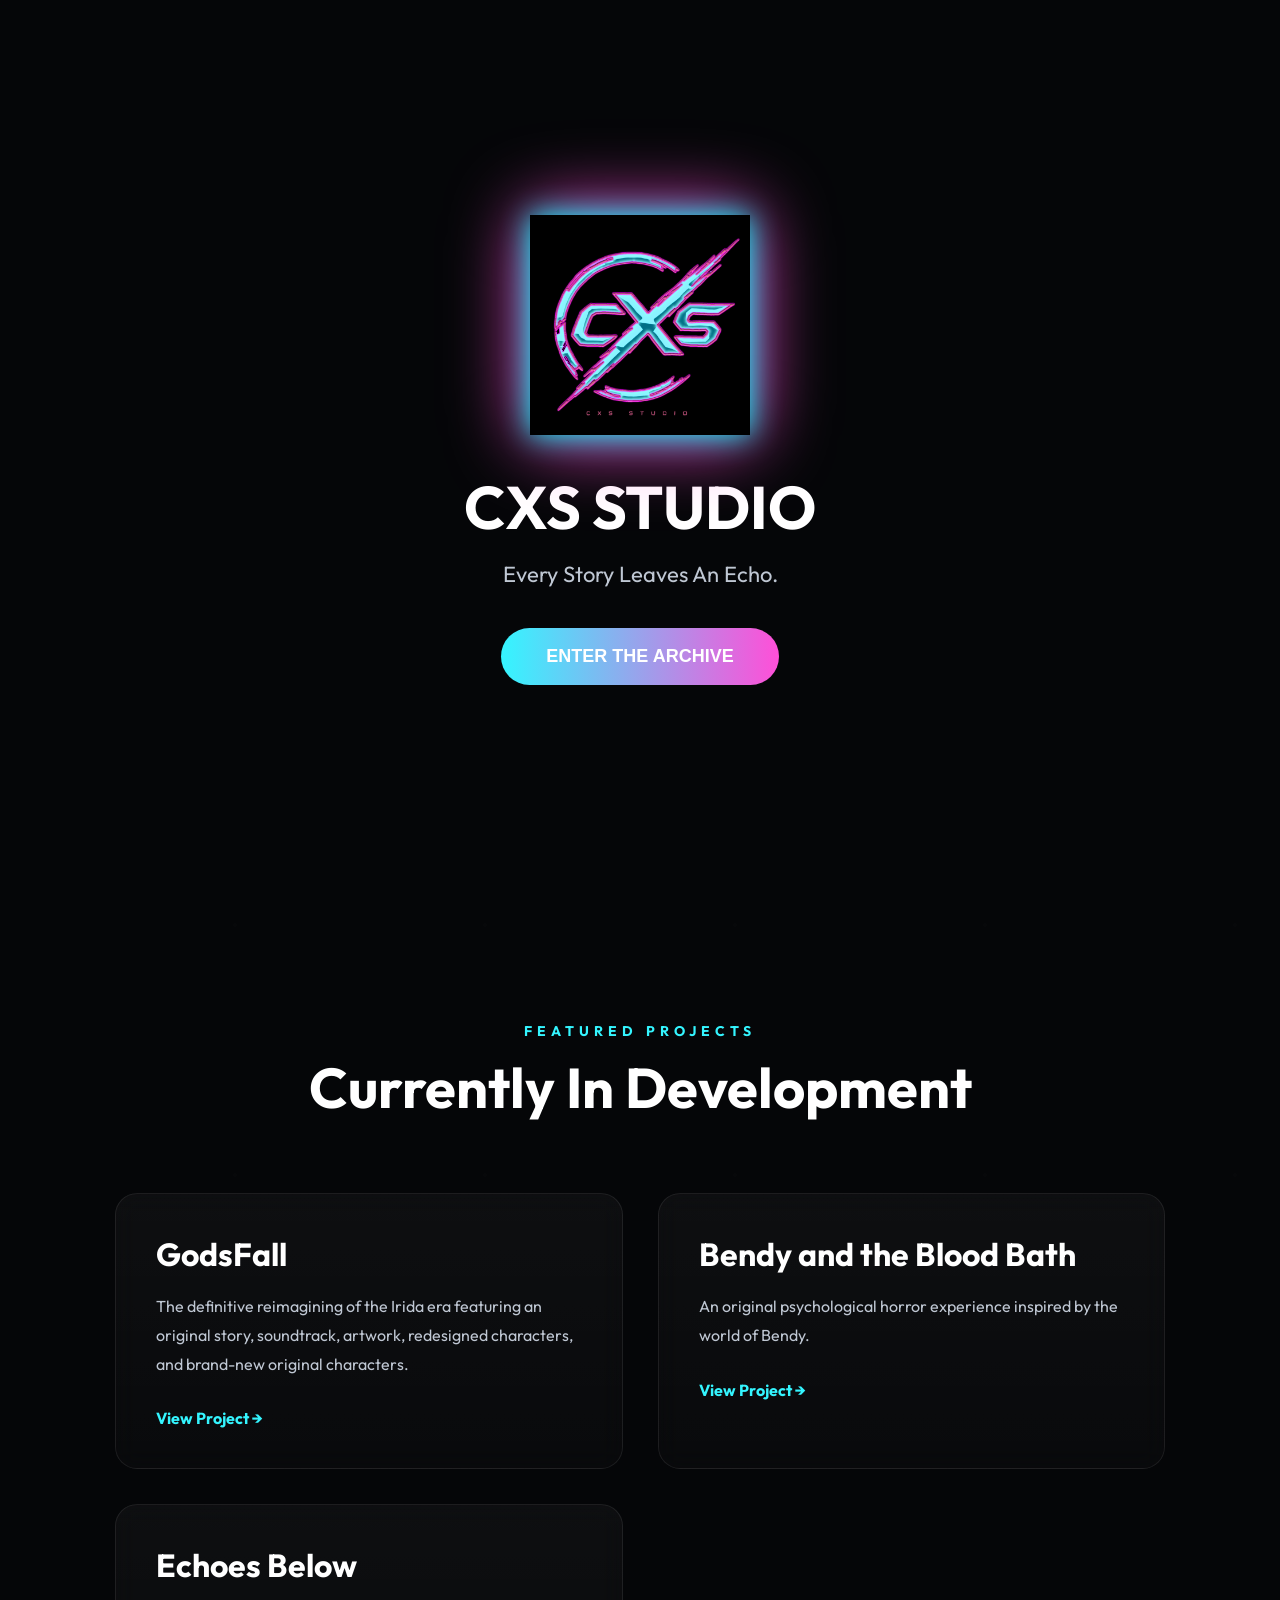
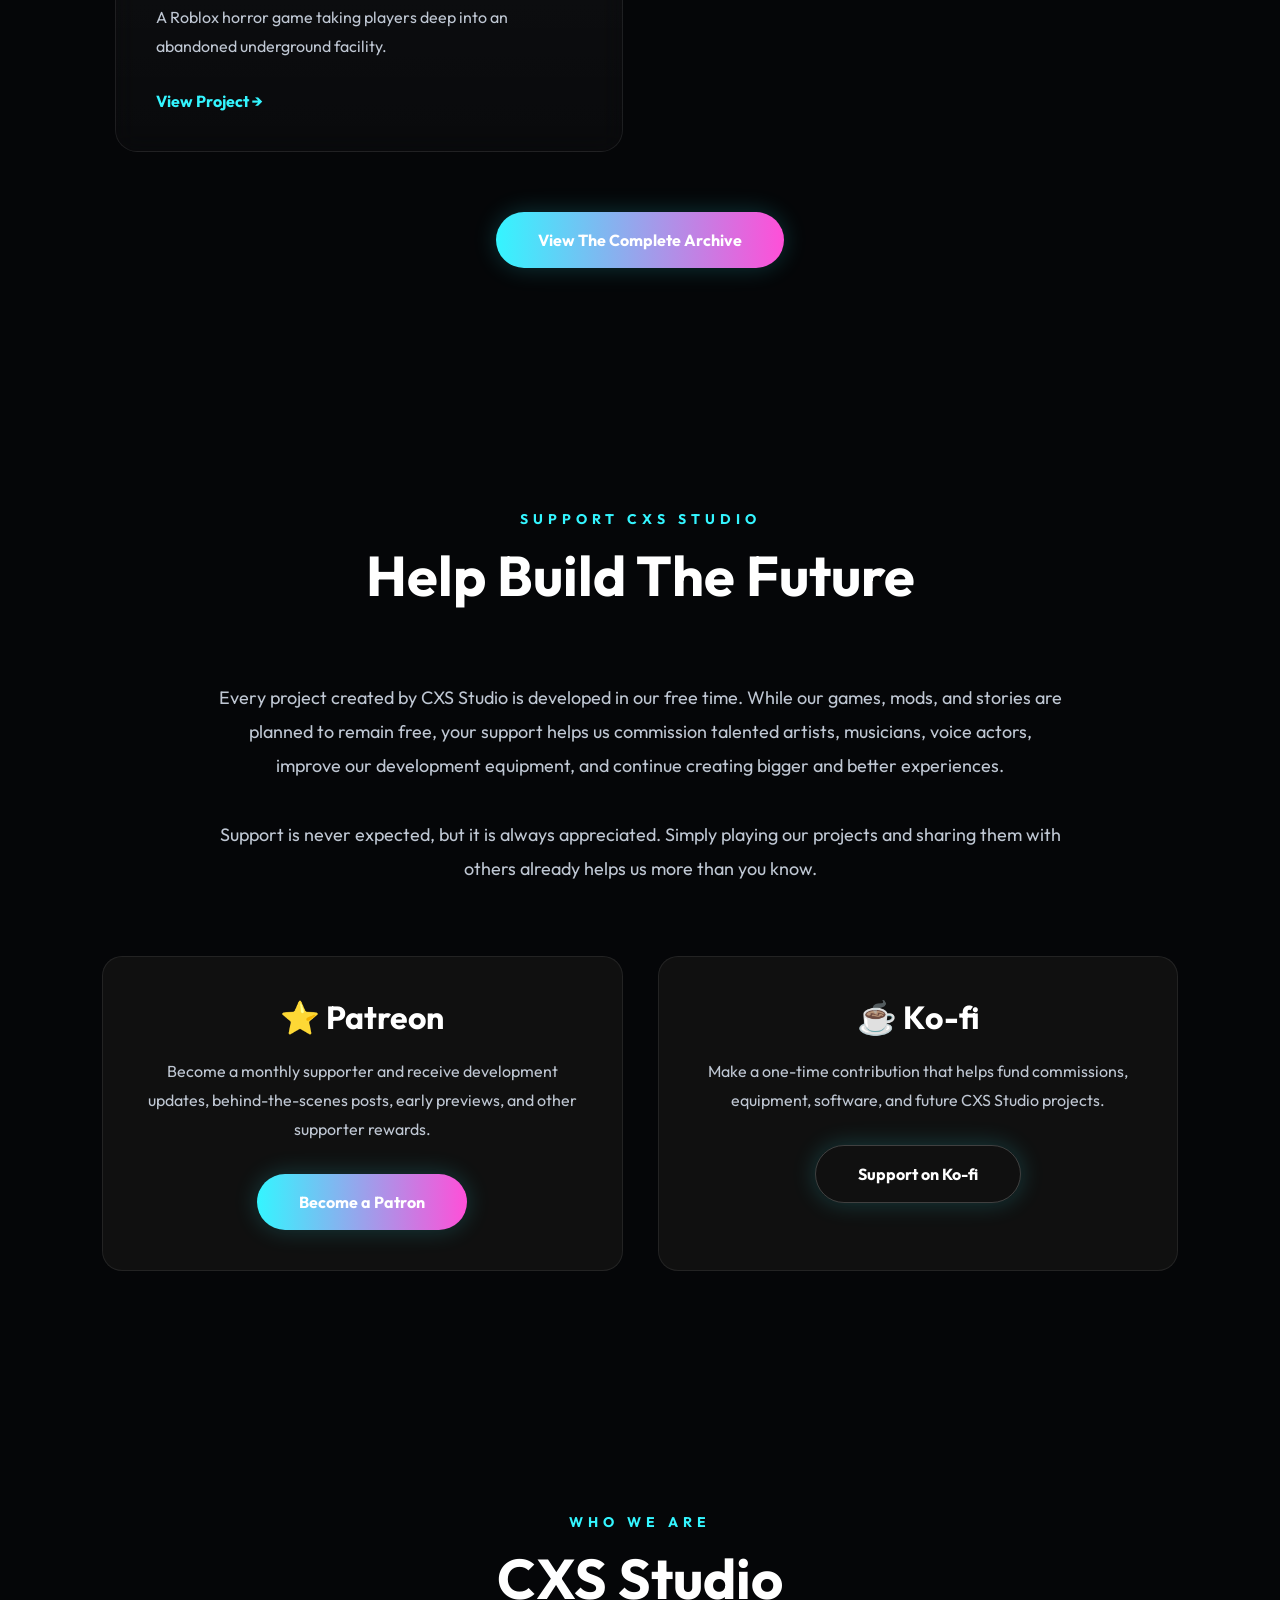
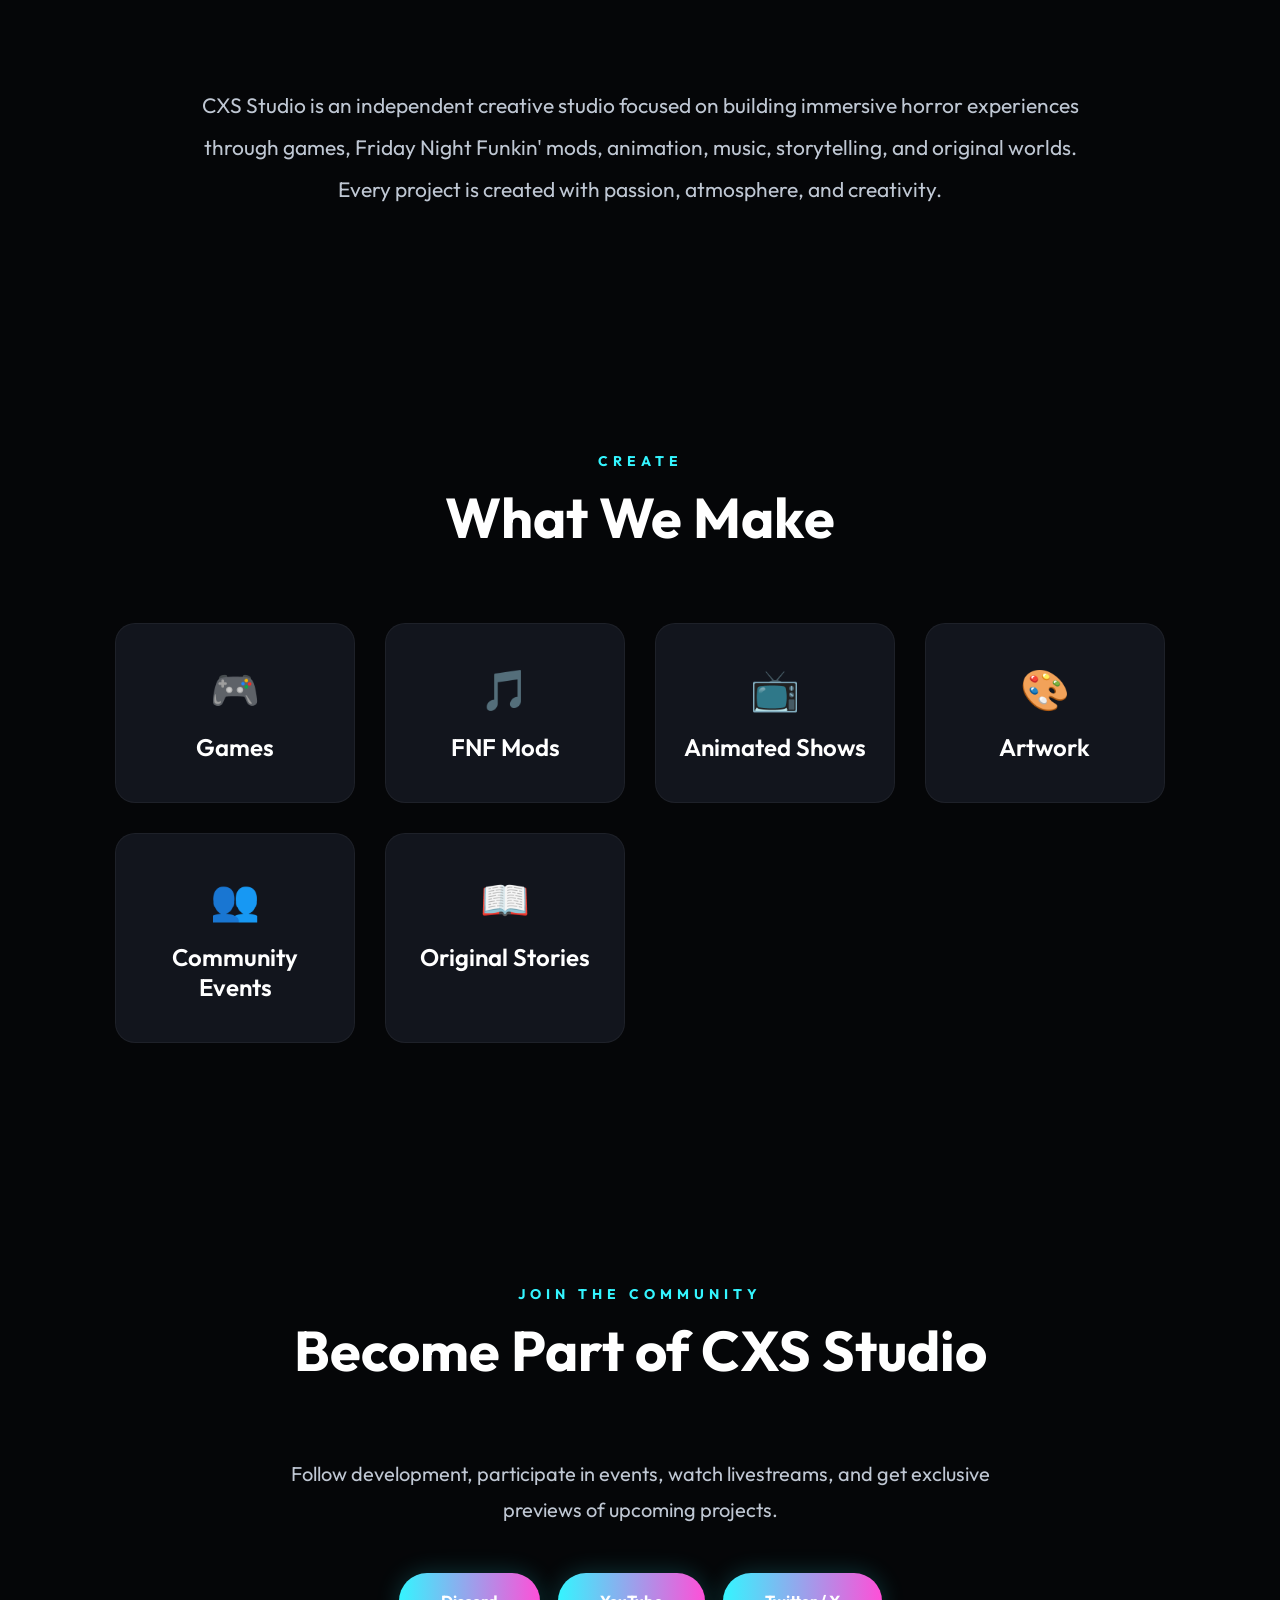
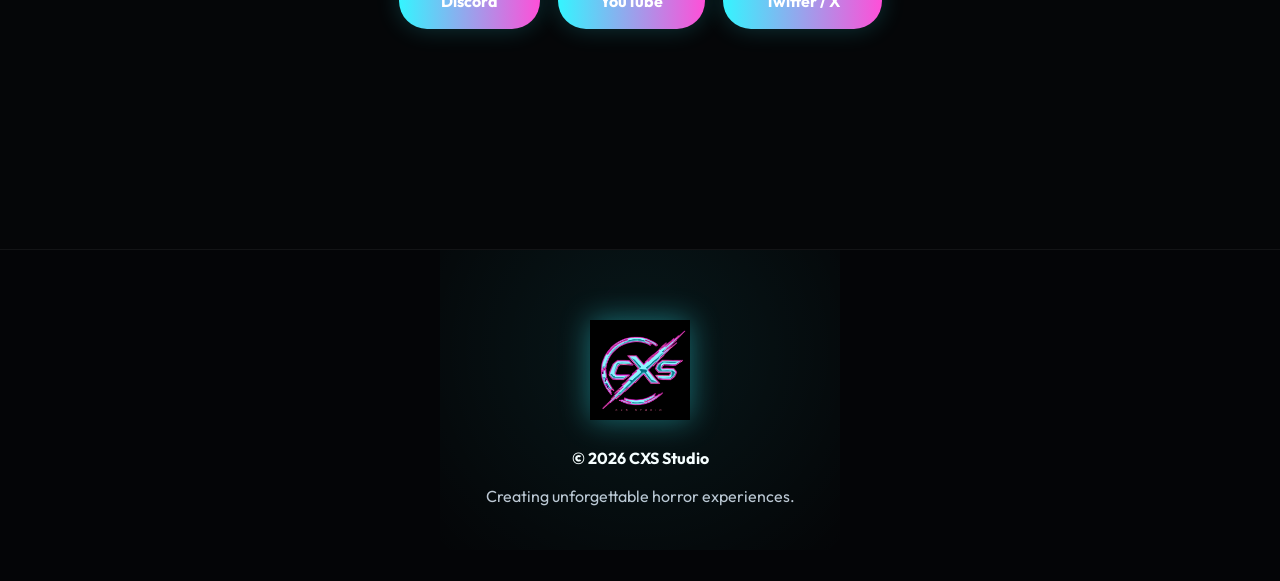
<file: index.html>
<!DOCTYPE html>
<html lang="en">

<head>

<meta charset="UTF-8">
<meta name="viewport" content="width=device-width, initial-scale=1.0">

<title>CXS Studio</title>

<link rel="stylesheet" href="style.css">

<link rel="preconnect" href="https://fonts.googleapis.com">
<link rel="preconnect" href="https://fonts.gstatic.com" crossorigin>

<link href="https://fonts.googleapis.com/css2?family=Outfit:wght@300;400;500;600;700;800&display=swap" rel="stylesheet">

</head>

<body>
<div id="intro-screen">

    <div class="intro-content">

        <img src="cxs-logo.png" class="intro-logo" alt="CXS Studio Logo">

        <h1>CXS STUDIO</h1>

        <p>Every Story Leaves An Echo.</p>

        <button id="enter-site">

            ENTER THE ARCHIVE

        </button>

    </div>

</div>
  
<header>

<div class="logo">

<a href="index.html">

<img src="cxs-logo.png" class="hero-logo" alt="CXS Studio Logo">

</a>

</div>

<nav>

<a href="index.html">Home</a>

<a href="archive.html">Archive</a>

<a href="about.html">Studio</a>

<a href="news.html">News</a>

<a href="contact.html">Community</a>

</nav>

</header>

<!-- HERO -->

<section class="hero">

<div class="hero-overlay"></div>

<div class="hero-content">

<img src="cxs-logo.png" class="hero-logo" alt="CXS Studio Logo">

<h1>ENTER THE ARCHIVE</h1>

<p>

Independent horror games, Friday Night Funkin' mods,
original stories, animated series, and unforgettable worlds.

</p>

<div class="hero-buttons">

<a href="archive.html" class="btn">
Explore Projects
</a>

<a href="https://discord.gg/KKU3Wh3jBe" target="_blank" class="btn secondary">
Join Discord
</a>

</div>

</div>

</section>

<!-- FEATURED -->

<section class="featured">

<div class="section-title">

<span>FEATURED PROJECTS</span>

<h2>Currently In Development</h2>

</div>

<div class="project-grid">

<div class="project-card">

<h3>GodsFall</h3>

<p>

The definitive reimagining of the Irida era featuring an original
story, soundtrack, artwork, redesigned characters,
and brand-new original characters.

</p>

<a href="projects/godsfall.html" class="project-link">

View Project →

</a>

</div>

<div class="project-card">

<h3>Bendy and the Blood Bath</h3>

<p>

An original psychological horror experience inspired by
the world of Bendy.

</p>

<a href="projects/bendy-blood-bath.html" class="project-link">

View Project →

</a>

</div>

<div class="project-card">

<h3>Echoes Below</h3>

<p>

A Roblox horror game taking players deep into
an abandoned underground facility.

</p>

<a href="projects/echoes-below.html" class="project-link">

View Project →

</a>

</div>

</div>

<div class="archive-button">

<a href="archive.html" class="btn">

View The Complete Archive

</a>

</div>

</section>

<section class="support">

    <div class="section-title">

        <span>SUPPORT CXS STUDIO</span>

        <h2>Help Build The Future</h2>

    </div>

    <p class="support-intro">

        Every project created by CXS Studio is developed in our free time.
        While our games, mods, and stories are planned to remain free,
        your support helps us commission talented artists, musicians,
        voice actors, improve our development equipment, and continue
        creating bigger and better experiences.

        <br><br>

        Support is never expected, but it is always appreciated.
        Simply playing our projects and sharing them with others already
        helps us more than you know.

    </p>

    <div class="support-grid">

        <div class="support-card">

            <h3>⭐ Patreon</h3>

            <p>

                Become a monthly supporter and receive development updates,
                behind-the-scenes posts, early previews, and other supporter rewards.

            </p>

            <a href="https://patreon.com/SpringLavened"
               target="_blank"
               class="btn">

               Become a Patron

            </a>

        </div>

        <div class="support-card">

            <h3>☕ Ko-fi</h3>

            <p>

                Make a one-time contribution that helps fund commissions,
                equipment, software, and future CXS Studio projects.

            </p>

            <a href="https://ko-fi.com/kirbyfanyt/commissions"
               target="_blank"
               class="btn secondary">

               Support on Ko-fi

            </a>

        </div>

    </div>

</section>
    
<!-- ABOUT -->

<section class="about">

<div class="section-title">

<span>WHO WE ARE</span>

<h2>CXS Studio</h2>

</div>

<p class="about-text">

CXS Studio is an independent creative studio focused on building
immersive horror experiences through games, Friday Night Funkin'
mods, animation, music, storytelling, and original worlds.

Every project is created with passion, atmosphere, and creativity.

</p>

</section>

<!-- WHAT WE MAKE -->

<section class="services">

<div class="section-title">

<span>CREATE</span>

<h2>What We Make</h2>

</div>

<div class="services-grid">

<div class="service-box">
🎮
<h3>Games</h3>
</div>

<div class="service-box">
🎵
<h3>FNF Mods</h3>
</div>

<div class="service-box">
📺
<h3>Animated Shows</h3>
</div>

<div class="service-box">
🎨
<h3>Artwork</h3>
</div>

<div class="service-box">
👥
<h3>Community Events</h3>
</div>

<div class="service-box">
📖
<h3>Original Stories</h3>
</div>

</div>

</section>

<!-- COMMUNITY -->

<section class="community">

<div class="section-title">

<span>JOIN THE COMMUNITY</span>

<h2>Become Part of CXS Studio</h2>

</div>

<p>

Follow development, participate in events,
watch livestreams,
and get exclusive previews of upcoming projects.

</p>

<div class="hero-buttons">

<a href="https://discord.gg/KKU3Wh3jBe" class="btn" target="_blank">

Discord

</a>

<a href="https://youtube.com/@smlmoviegodsfall?si=PIxd27mr5Rk5bY7z" class="btn" target="_blank">

YouTube

</a>

<a href="https://x.com/SmlMovieGodsFal?s=20" class="btn" target="_blank">

Twitter / X

</a>

</div>

</section>

<footer>

<img src="cxs-logo.png" class="footer-logo" alt="CXS Studio Logo">

<p>

© 2026 CXS Studio

</p>

<p>

Creating unforgettable horror experiences.

</p>

</footer>

<script src="script.js"></script>

</body>

</html>
</file>
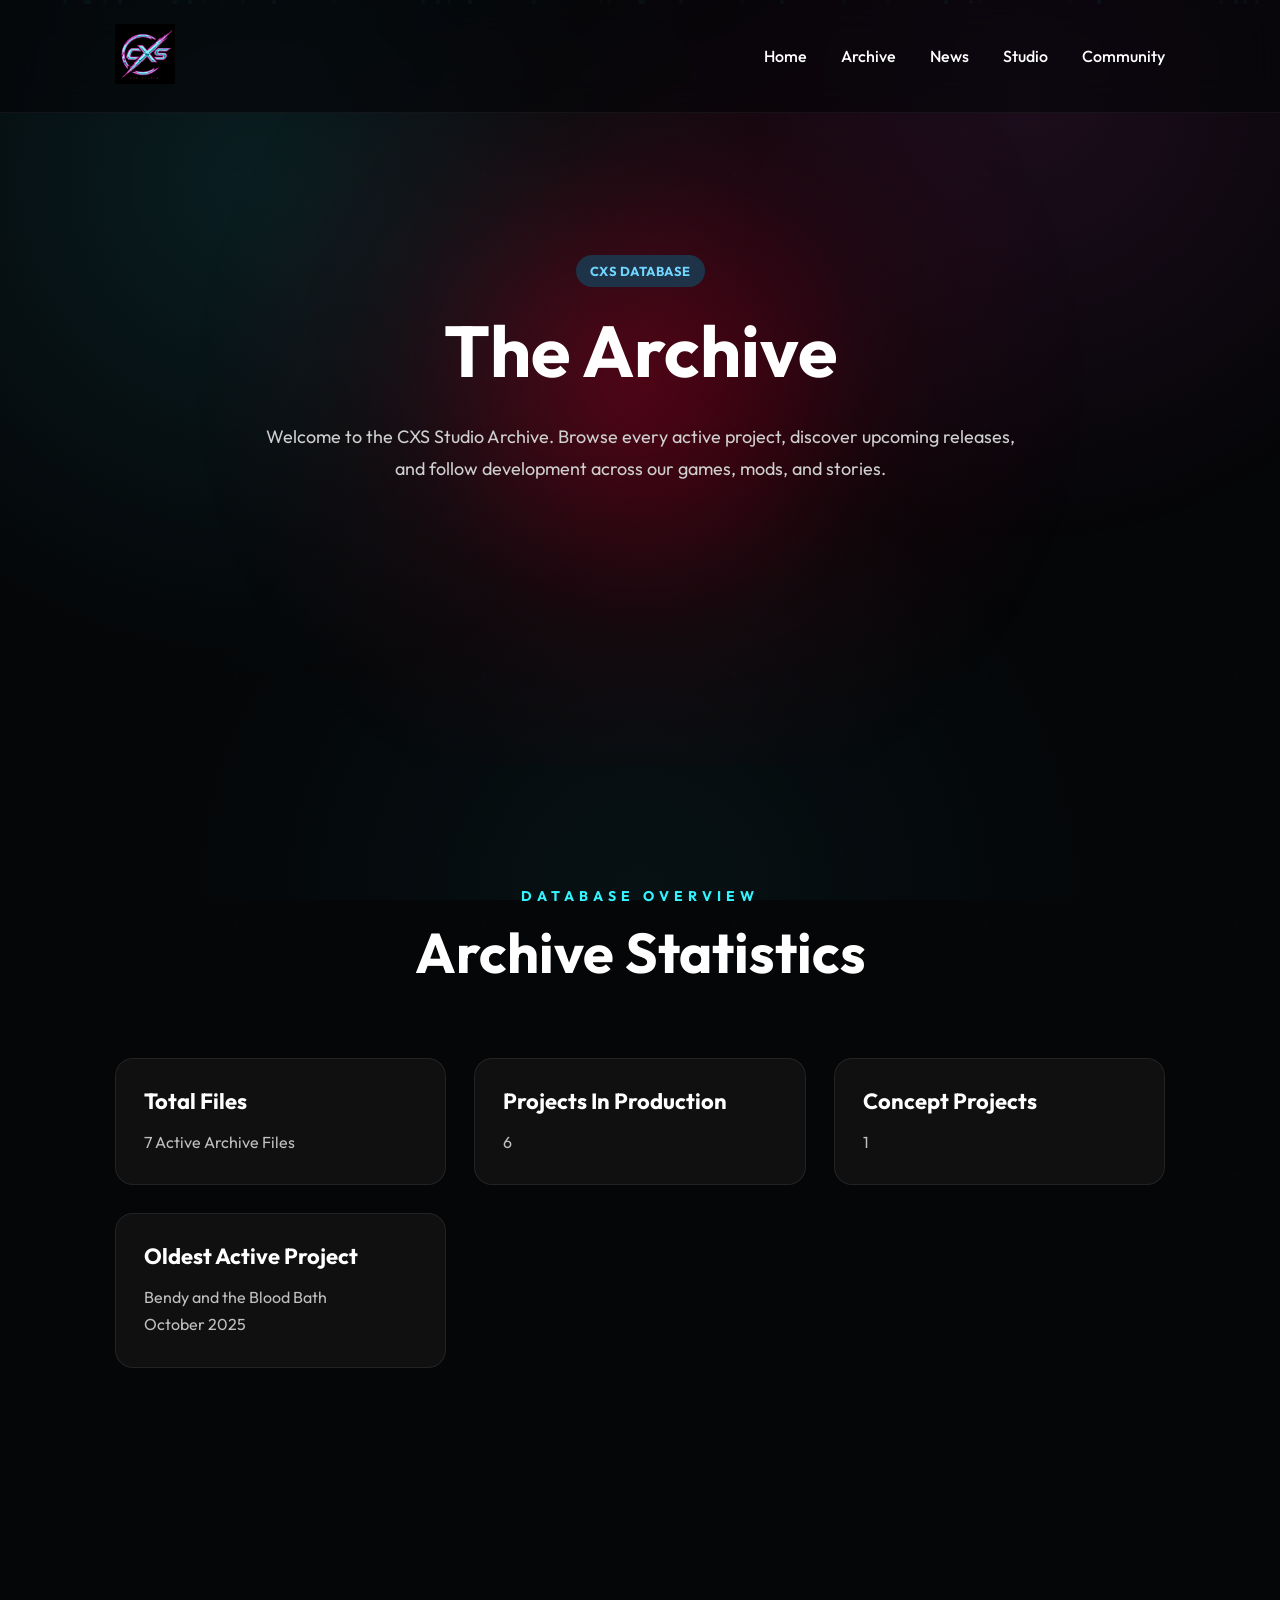
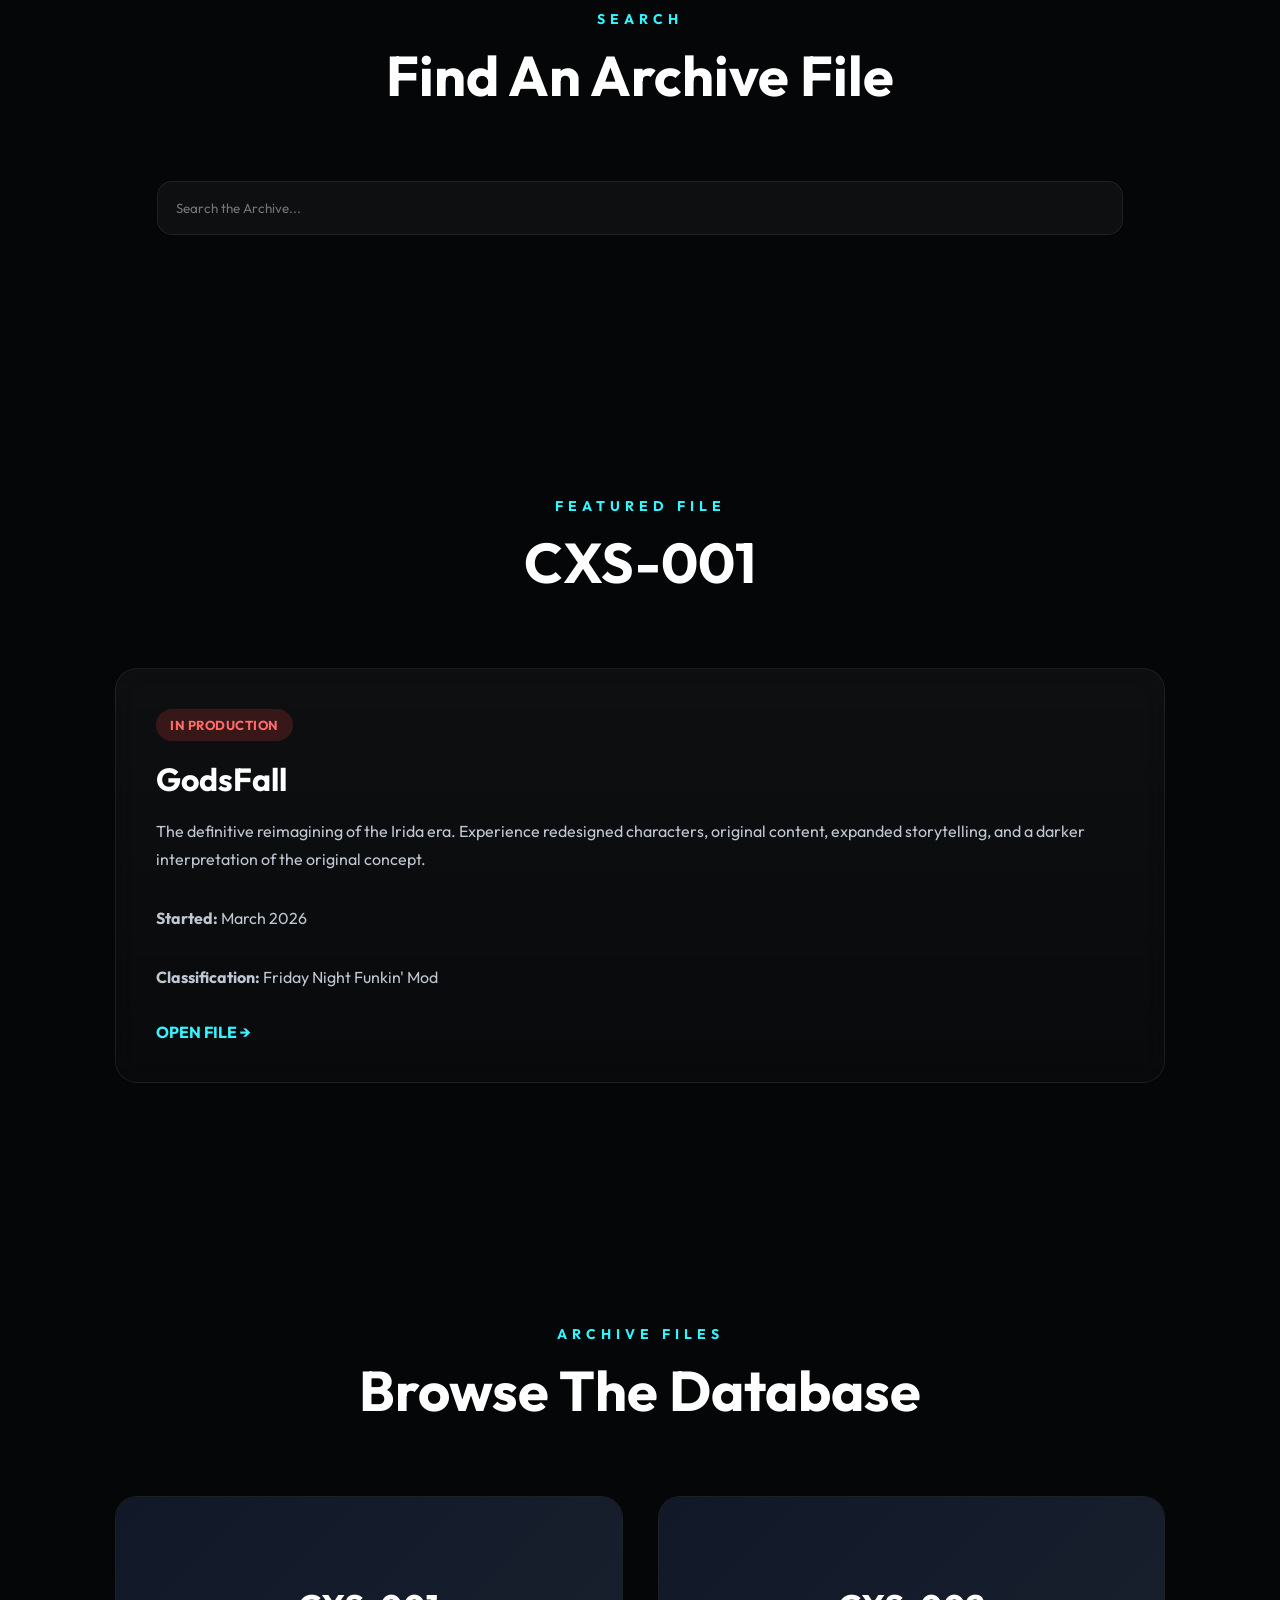
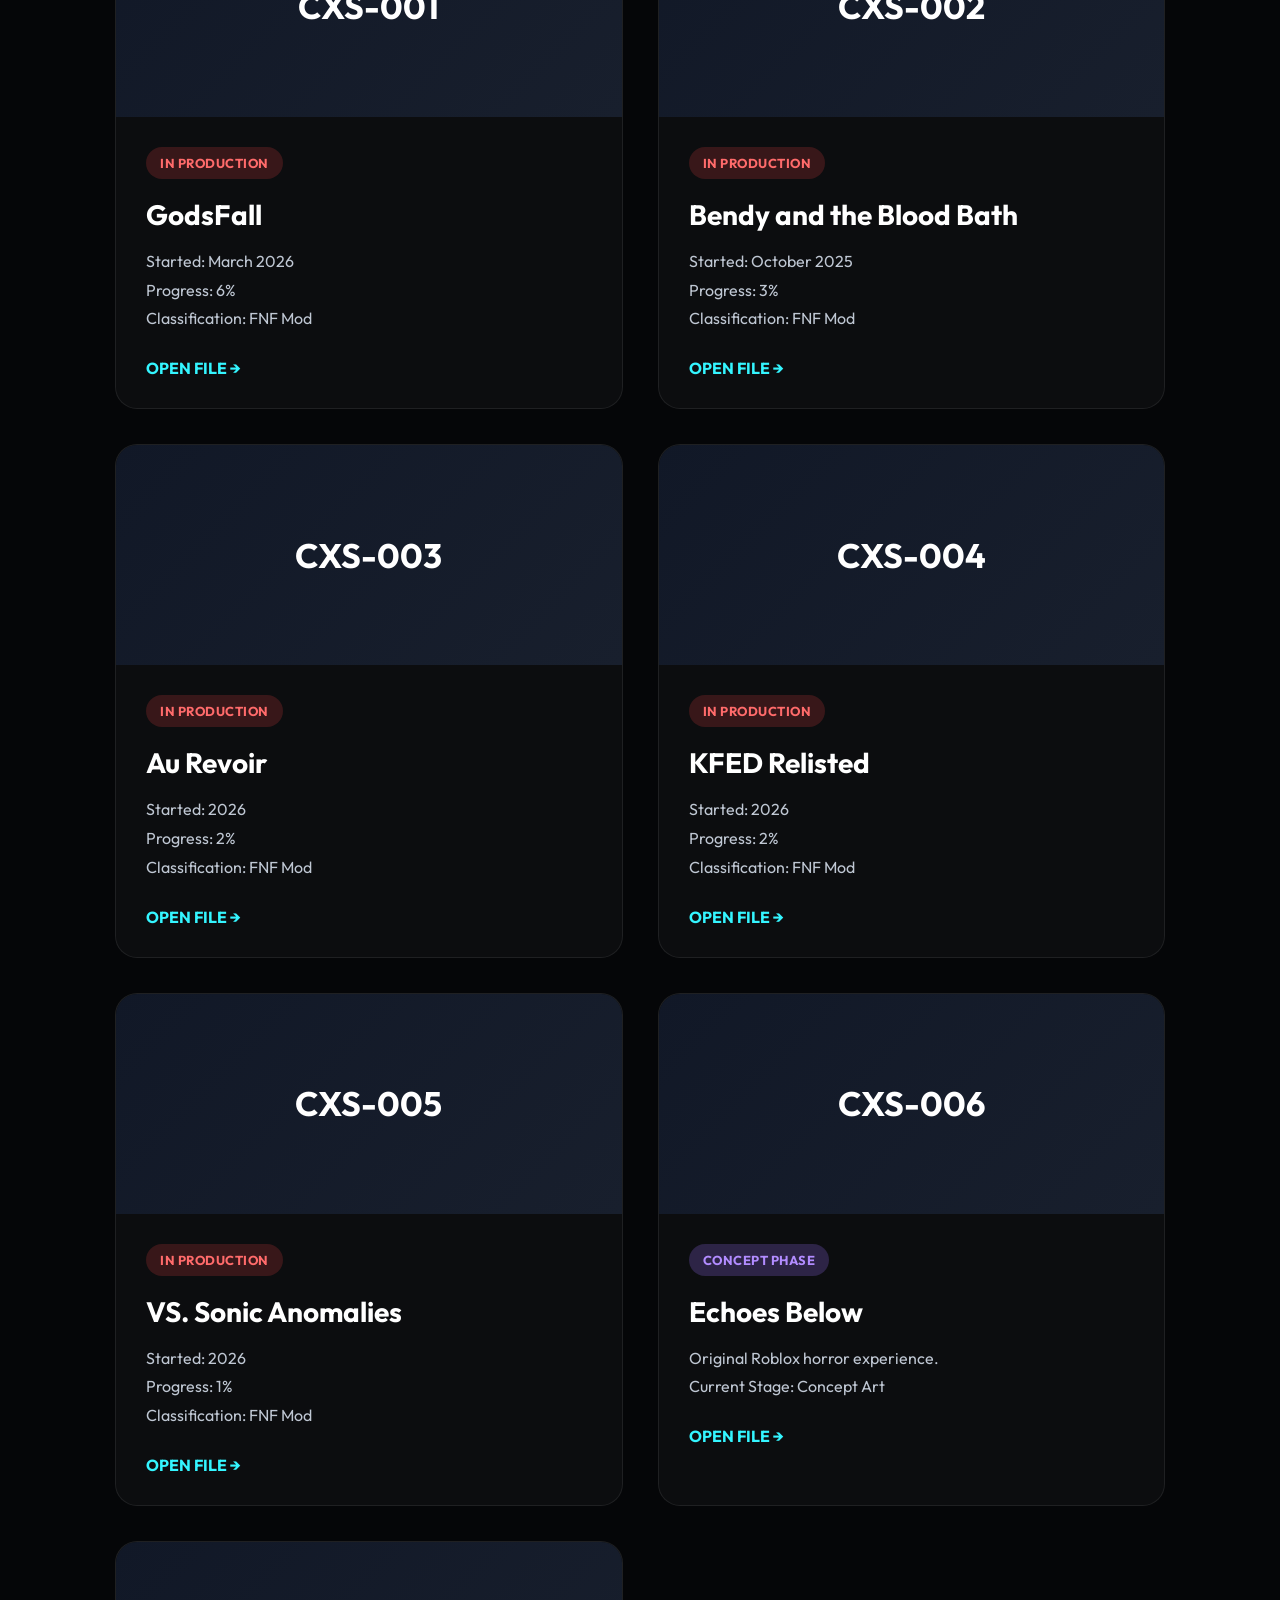
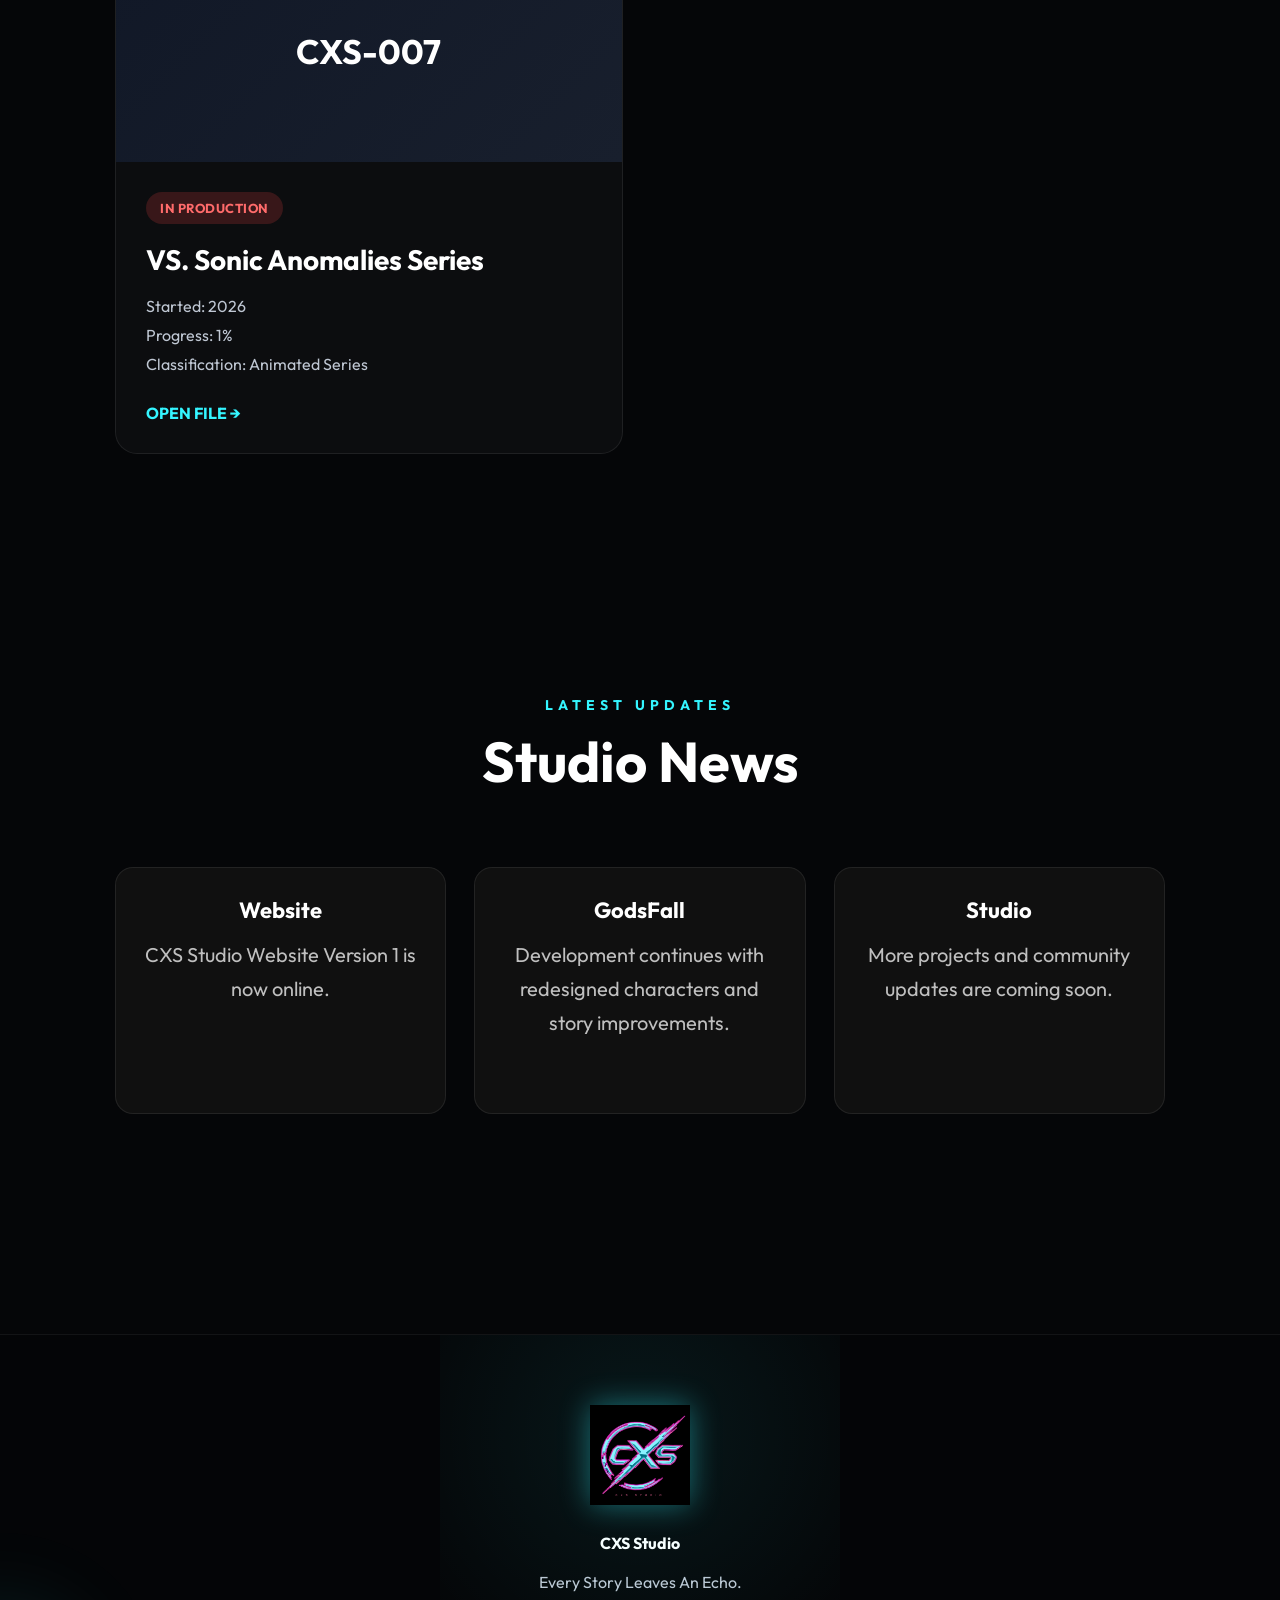
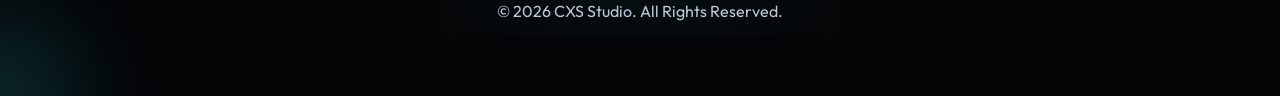
<file: archive.html>
<!DOCTYPE html>
<html lang="en">

<head>

<meta charset="UTF-8">

<meta name="viewport" content="width=device-width, initial-scale=1.0">

<title>CXS Studio | Archive</title>

<link rel="stylesheet" href="style.css">

<link rel="icon" href="cxs-logo.png">

</head>

<body>

<header>

    <a href="index.html" class="logo">
        <img src="cxs-logo.png" alt="CXS Studio Logo">
    </a>

    <nav>

        <a href="index.html">Home</a>

        <a href="archive.html">Archive</a>

        <a href="news.html">News</a>

        <a href="about.html">Studio</a>

        <a href="contact.html">Community</a>

    </nav>

</header>

<section class="project-hero">

    <div>

        <span class="status complete">
            CXS DATABASE
        </span>

        <h1>The Archive</h1>

        <p>

            Welcome to the CXS Studio Archive.

            Browse every active project, discover upcoming releases,

            and follow development across our games, mods, and stories.

        </p>

    </div>

</section>

<section>

    <div class="section-title">

        <span>DATABASE OVERVIEW</span>

        <h2>Archive Statistics</h2>

    </div>

    <div class="info-grid">

        <div class="info-box">

            <h3>Total Files</h3>

            <p>7 Active Archive Files</p>

        </div>

        <div class="info-box">

            <h3>Projects In Production</h3>

            <p>6</p>

        </div>

        <div class="info-box">

            <h3>Concept Projects</h3>

            <p>1</p>

        </div>

        <div class="info-box">

            <h3>Oldest Active Project</h3>

            <p>Bendy and the Blood Bath<br>October 2025</p>

        </div>

    </div>

</section>

<section>

    <div class="section-title">

        <span>SEARCH</span>

        <h2>Find An Archive File</h2>

    </div>

    <div class="container">

        <input

        type="text"

        placeholder="Search the Archive..."

        id="archive-search">

    </div>

</section>

<section class="featured">

    <div class="section-title">

        <span>FEATURED FILE</span>

        <h2>CXS-001</h2>

    </div>

    <div class="project-card">

        <span class="status dev">

            IN PRODUCTION

        </span>

        <h3>GodsFall</h3>

        <p>

            The definitive reimagining of the Irida era.

            Experience redesigned characters,

            original content,

            expanded storytelling,

            and a darker interpretation

            of the original concept.

        </p>

        <p>

            <strong>Started:</strong>

            March 2026

        </p>

        <p>

            <strong>Classification:</strong>

            Friday Night Funkin' Mod

        </p>

        <a href="projects/godsfall.html"

        class="project-link">

            OPEN FILE →

        </a>

    </div>

</section>

<section>

<div class="section-title">

<span>ARCHIVE FILES</span>

<h2>Browse The Database</h2>

</div>

<div class="archive-grid">

  <!-- CXS-001 -->

<div class="archive-card">

    <div class="archive-banner">

        CXS-001

    </div>

    <div class="archive-content">

        <span class="status dev">

            IN PRODUCTION

        </span>

        <h3>GodsFall</h3>

        <p>

            Started: March 2026<br>

            Progress: 6%<br>

            Classification: FNF Mod

        </p>

        <a href="projects/godsfall.html" class="project-link">

            OPEN FILE →

        </a>

    </div>

</div>

<!-- CXS-002 -->

<div class="archive-card">

    <div class="archive-banner">

        CXS-002

    </div>

    <div class="archive-content">

        <span class="status dev">

            IN PRODUCTION

        </span>

        <h3>Bendy and the Blood Bath</h3>

        <p>

            Started: October 2025<br>

            Progress: 3%<br>

            Classification: FNF Mod

        </p>

        <a href="projects/bendy-blood-bath.html" class="project-link">

            OPEN FILE →

        </a>

    </div>

</div>

<!-- CXS-003 -->

<div class="archive-card">

    <div class="archive-banner">

        CXS-003

    </div>

    <div class="archive-content">

        <span class="status dev">

            IN PRODUCTION

        </span>

        <h3>Au Revoir</h3>

        <p>

            Started: 2026<br>

            Progress: 2%<br>

            Classification: FNF Mod

        </p>

        <a href="projects/au-revoir.html" class="project-link">

            OPEN FILE →

        </a>

    </div>

</div>

<!-- CXS-004 -->

<div class="archive-card">

    <div class="archive-banner">

        CXS-004

    </div>

    <div class="archive-content">

        <span class="status dev">

            IN PRODUCTION

        </span>

        <h3>KFED Relisted</h3>

        <p>

            Started: 2026<br>

            Progress: 2%<br>

            Classification: FNF Mod

        </p>

        <a href="projects/kfed-relisted.html" class="project-link">

            OPEN FILE →

        </a>

    </div>

</div>

<!-- CXS-005 -->

<div class="archive-card">

    <div class="archive-banner">

        CXS-005

    </div>

    <div class="archive-content">

        <span class="status dev">

            IN PRODUCTION

        </span>

        <h3>VS. Sonic Anomalies</h3>

        <p>

            Started: 2026<br>

            Progress: 1%<br>

            Classification: FNF Mod

        </p>

        <a href="projects/sonic-anomalies.html" class="project-link">

            OPEN FILE →

        </a>

    </div>

</div>

<!-- CXS-006 -->

<div class="archive-card">

    <div class="archive-banner">

        CXS-006

    </div>

    <div class="archive-content">

        <span class="status planning">

            CONCEPT PHASE

        </span>

        <h3>Echoes Below</h3>

        <p>

            Original Roblox horror experience.<br>

            Current Stage: Concept Art

        </p>

        <a href="projects/echoes-below.html" class="project-link">

            OPEN FILE →

        </a>

    </div>

</div>

<!-- CXS-007 -->

<div class="archive-card">

    <div class="archive-banner">

        CXS-007

    </div>

    <div class="archive-content">

        <span class="status dev">

            IN PRODUCTION

        </span>

        <h3>VS. Sonic Anomalies Series</h3>

        <p>

            Started: 2026<br>

            Progress: 1%<br>

            Classification: Animated Series

        </p>

        <a href="projects/anomalies-series.html" class="project-link">

            OPEN FILE →

        </a>

    </div>

</div>

</div>

</section>

<section class="community">

    <div class="section-title">

        <span>LATEST UPDATES</span>

        <h2>Studio News</h2>

    </div>

    <div class="info-grid">

        <div class="info-box">

            <h3>Website</h3>

            <p>CXS Studio Website Version 1 is now online.</p>

        </div>

        <div class="info-box">

            <h3>GodsFall</h3>

            <p>Development continues with redesigned characters and story improvements.</p>

        </div>

        <div class="info-box">

            <h3>Studio</h3>

            <p>More projects and community updates are coming soon.</p>

        </div>

    </div>

</section>

<footer>

    <img src="cxs-logo.png" class="footer-logo" alt="CXS Studio Logo">

    <p>CXS Studio</p>

    <p>Every Story Leaves An Echo.</p>

    <p>© 2026 CXS Studio. All Rights Reserved.</p>

</footer>

<script src="script.js"></script>

</body>

</html>
</file>
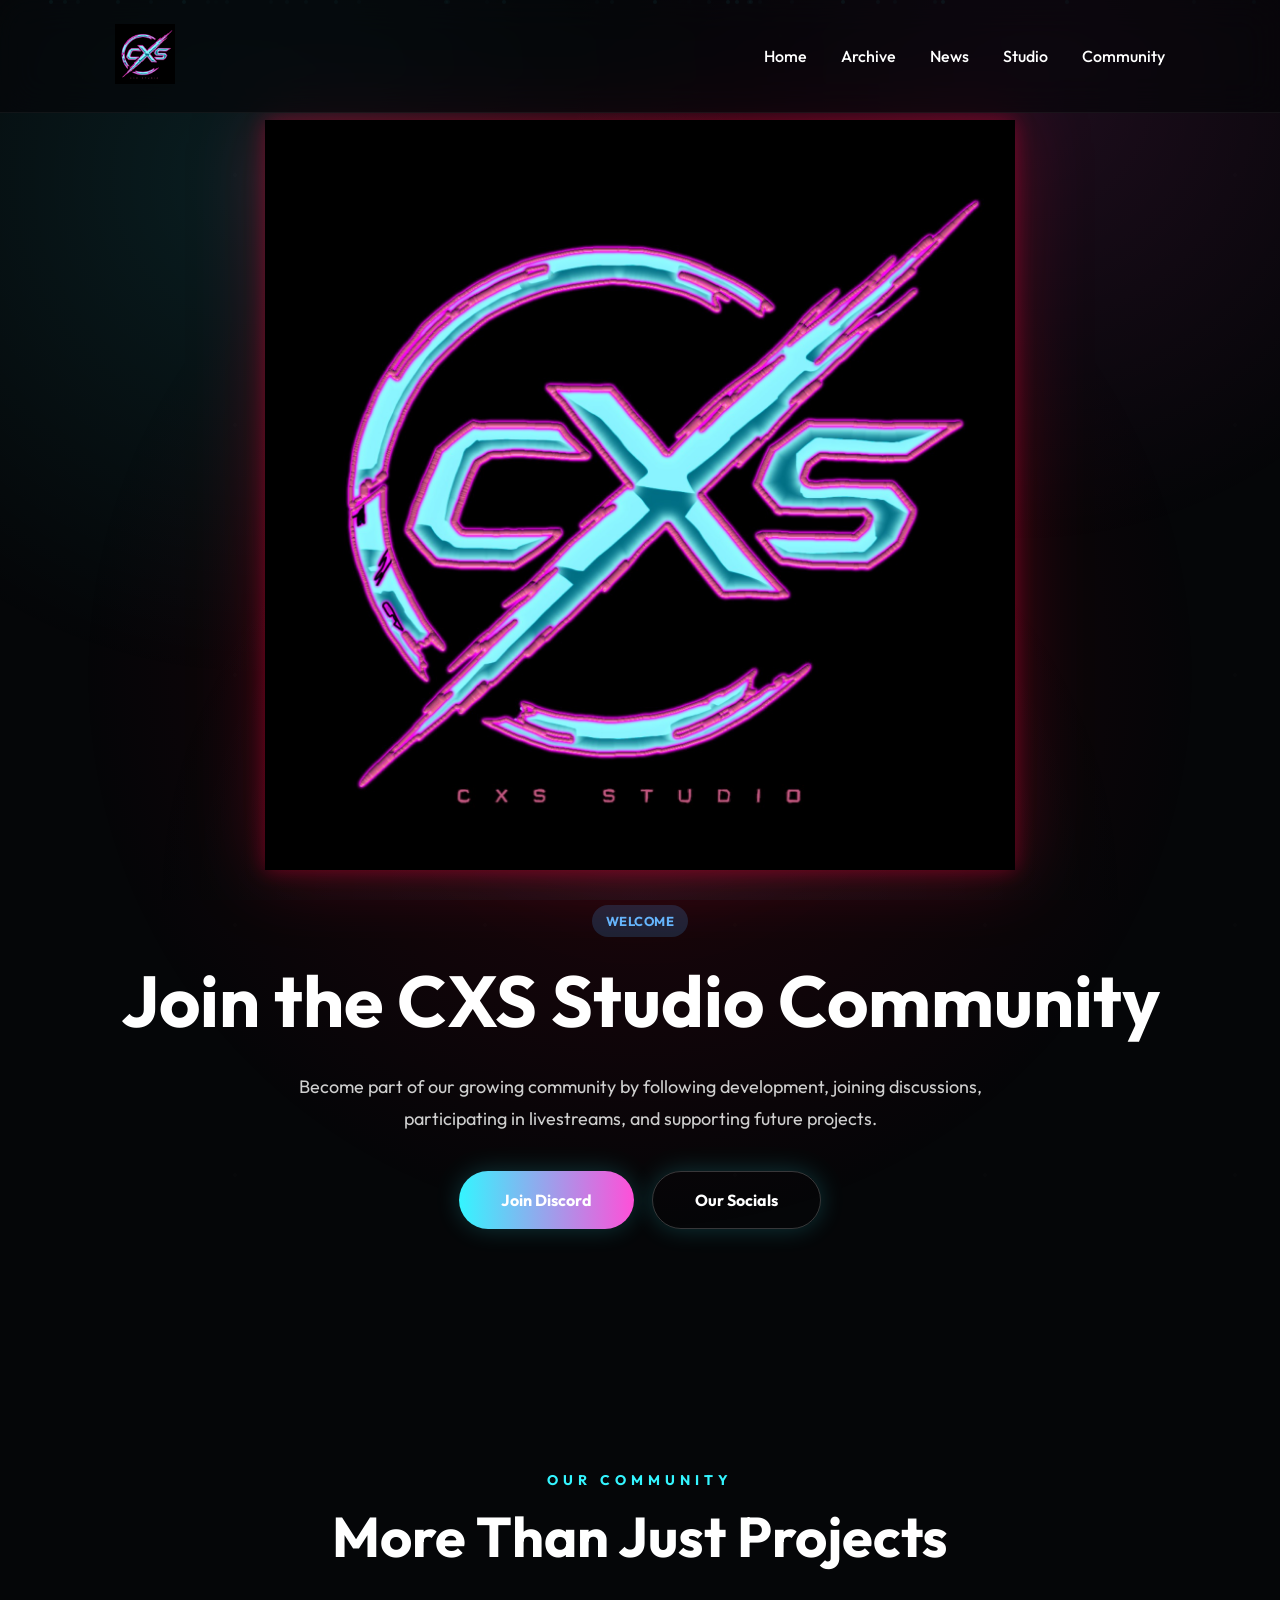
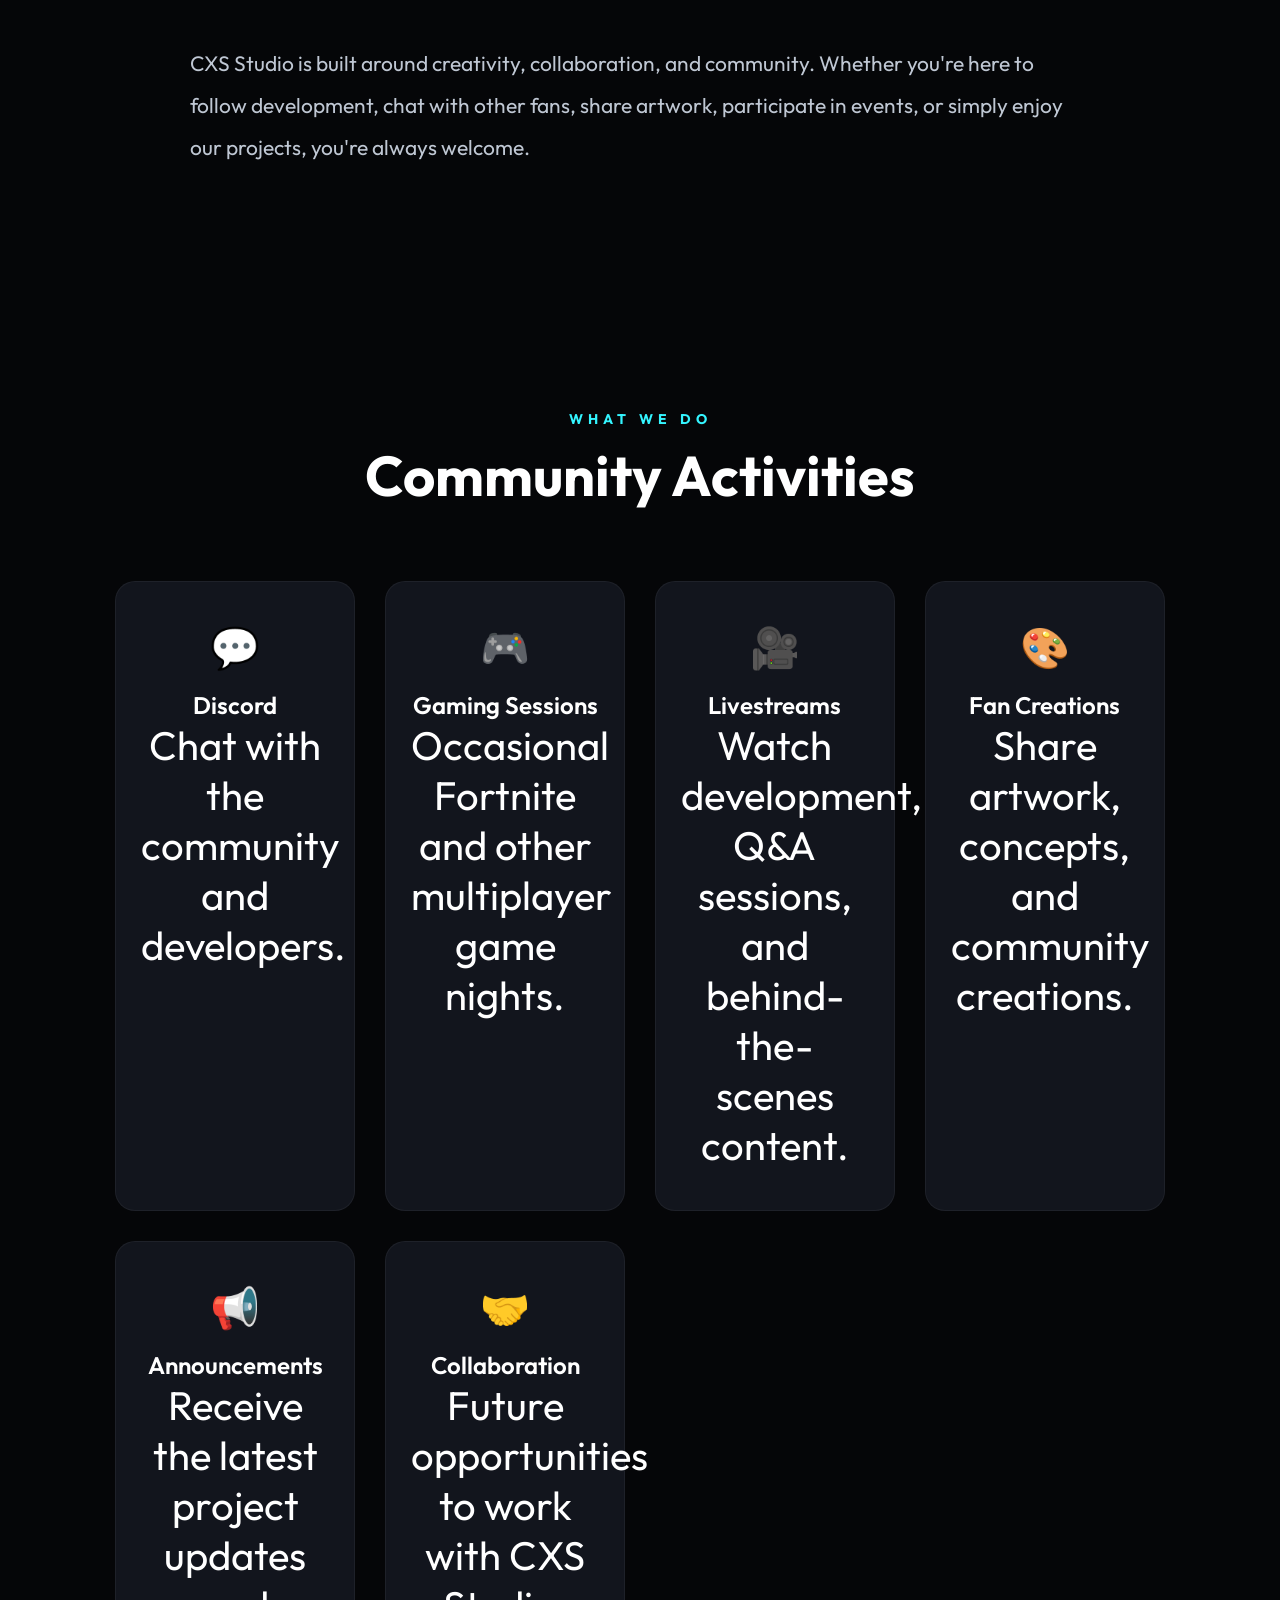
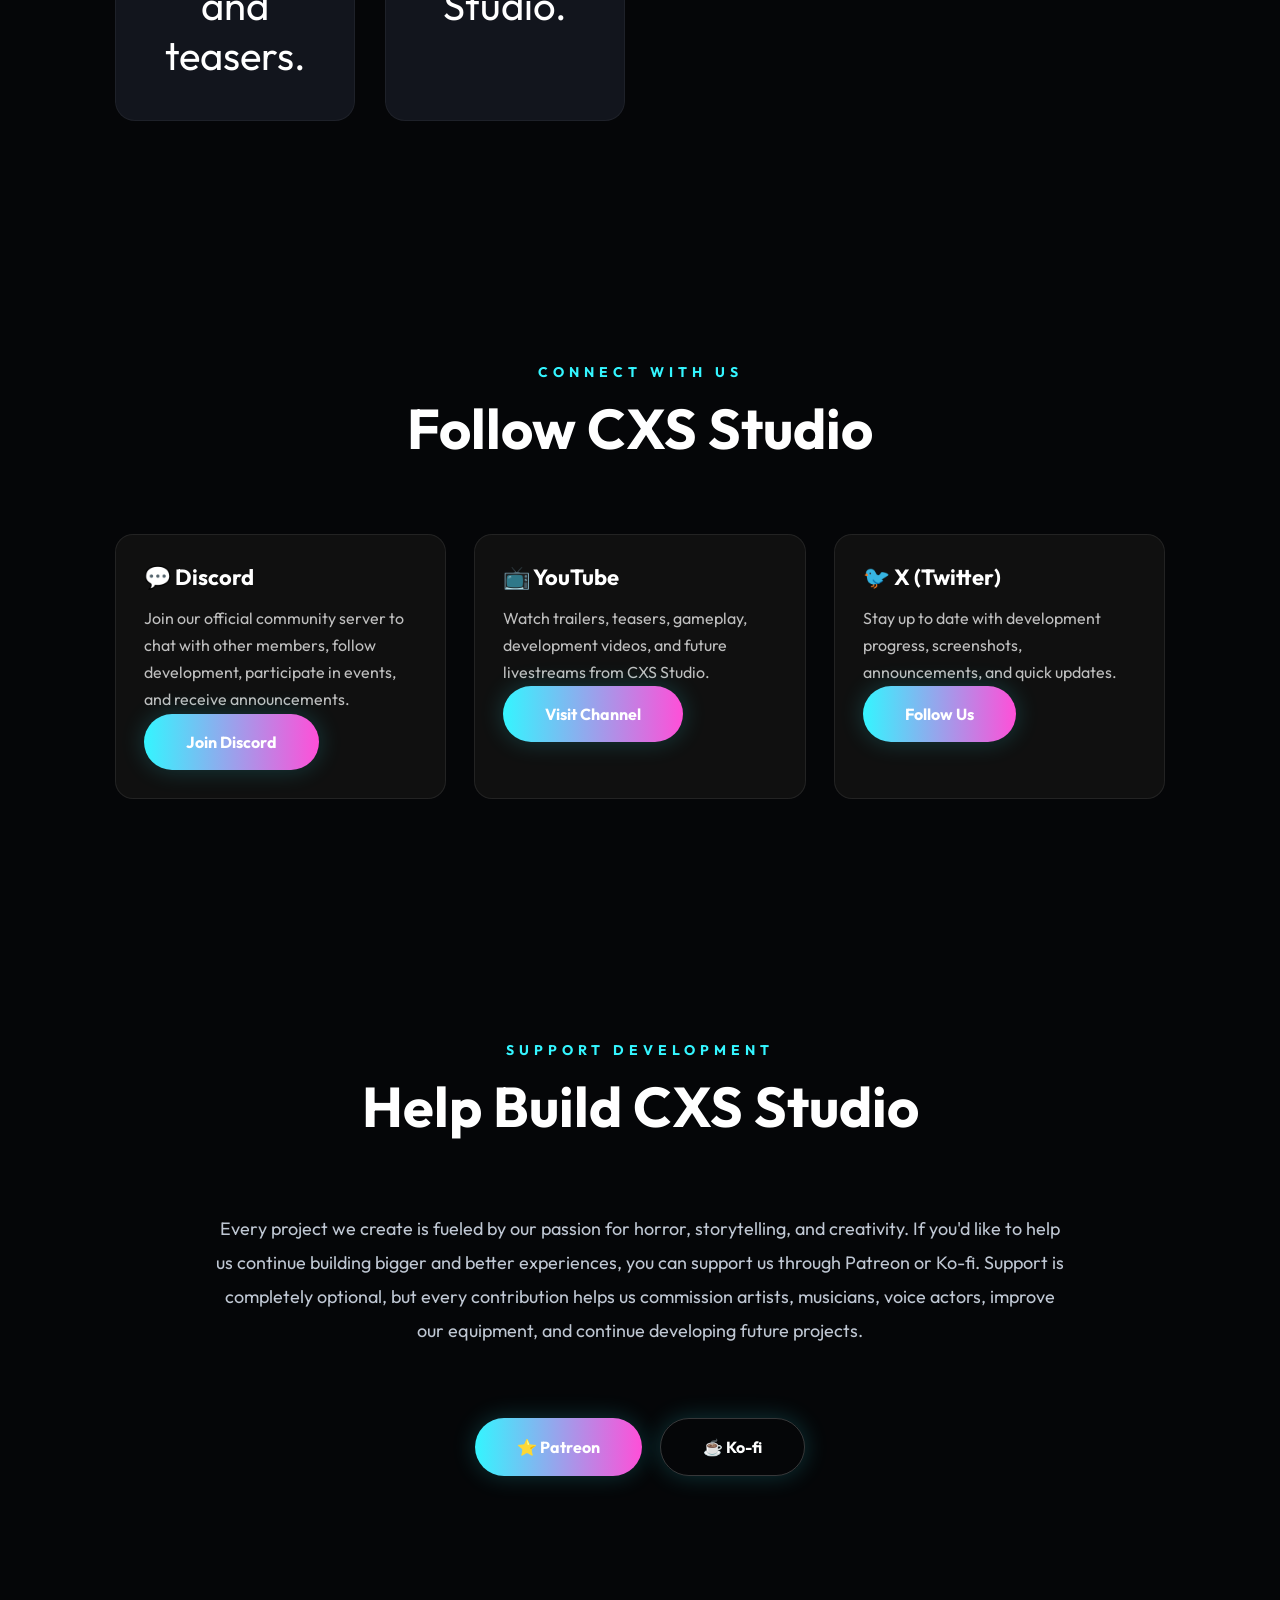
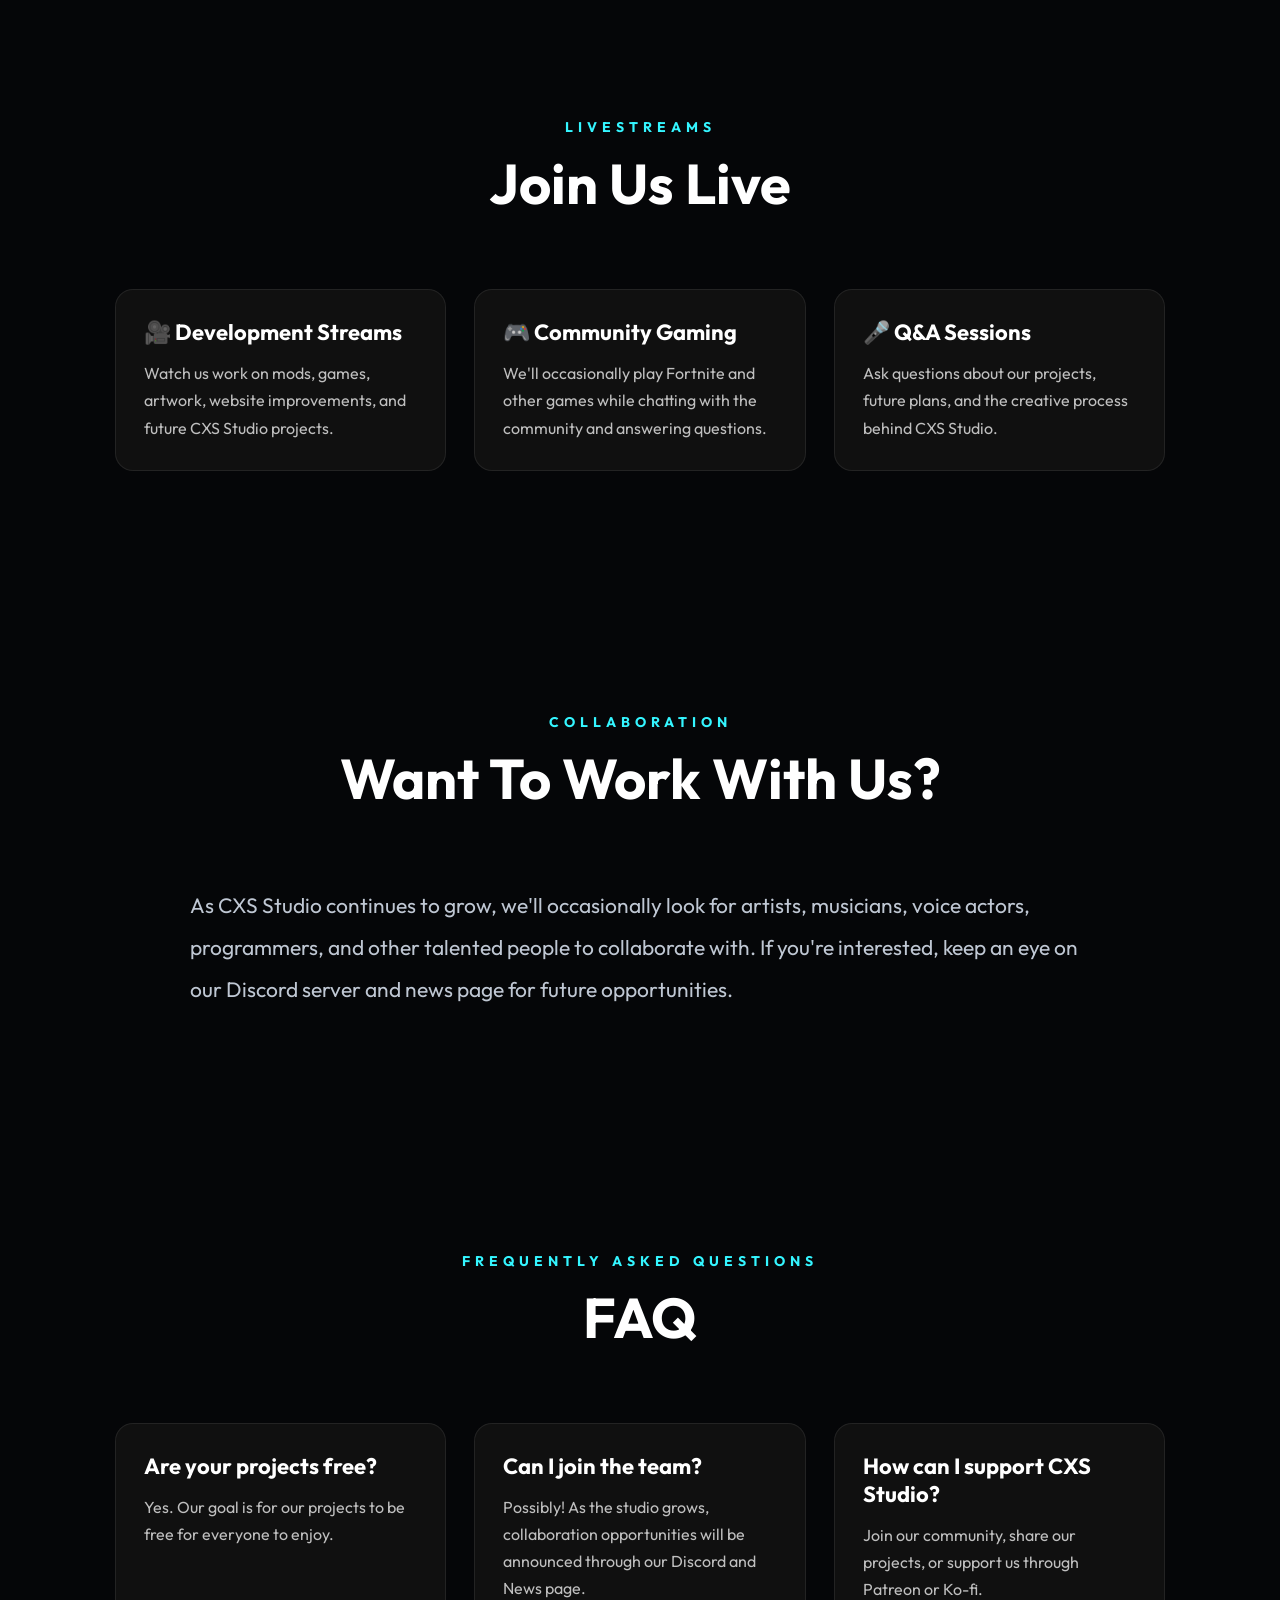
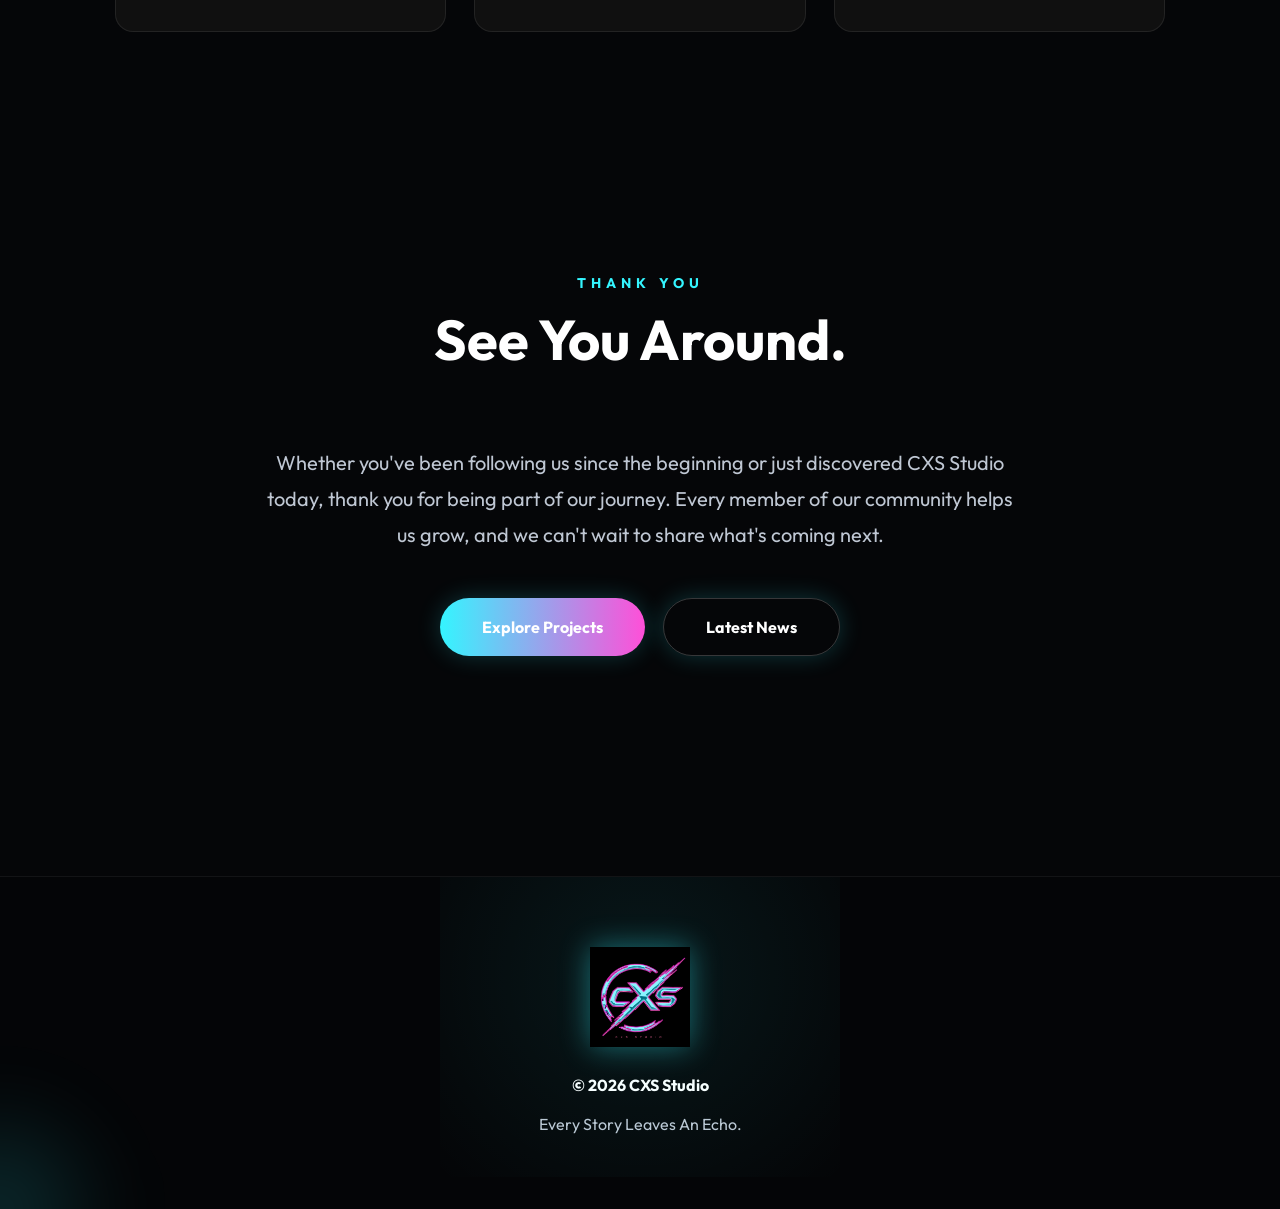
<file: community.html>
<!DOCTYPE html>
<html lang="en">

<head>

<meta charset="UTF-8">

<meta name="viewport" content="width=device-width, initial-scale=1.0">

<title>Community | CXS Studio</title>

<link rel="stylesheet" href="style.css">

<link rel="icon" href="cxs-logo.png">

</head>

<body>

<header>

<a href="index.html" class="logo">
<img src="cxs-logo.png" alt="CXS Studio Logo">
</a>

<nav>

<a href="index.html">Home</a>

<a href="archive.html">Archive</a>

<a href="news.html">News</a>

<a href="studio.html">Studio</a>

<a href="community.html" class="active">Community</a>

</nav>

</header>

<section class="project-hero">

<div>

<img src="cxs-logo.png" class="project-logo" alt="CXS Studio Logo">

<span class="status community">

WELCOME

</span>

<h1>Join the CXS Studio Community</h1>

<p>

Become part of our growing community by following development,
joining discussions, participating in livestreams,
and supporting future projects.

</p>

<div class="hero-buttons">

<a href="https://discord.gg/KKU3Wh3jBe"
class="btn"
target="_blank">

Join Discord

</a>

<a href="#socials"
class="btn secondary">

Our Socials

</a>

</div>

</div>

</section>

<section>

<div class="section-title">

<span>OUR COMMUNITY</span>

<h2>More Than Just Projects</h2>

</div>

<p class="about-text">

CXS Studio is built around creativity, collaboration, and community.
Whether you're here to follow development, chat with other fans,
share artwork, participate in events, or simply enjoy our projects,
you're always welcome.

</p>

</section>

<section>

<div class="section-title">

<span>WHAT WE DO</span>

<h2>Community Activities</h2>

</div>

<div class="services-grid">

<div class="service-box">

💬

<h3>Discord</h3>

<p>Chat with the community and developers.</p>

</div>

<div class="service-box">

🎮

<h3>Gaming Sessions</h3>

<p>Occasional Fortnite and other multiplayer game nights.</p>

</div>

<div class="service-box">

🎥

<h3>Livestreams</h3>

<p>Watch development, Q&A sessions, and behind-the-scenes content.</p>

</div>

<div class="service-box">

🎨

<h3>Fan Creations</h3>

<p>Share artwork, concepts, and community creations.</p>

</div>

<div class="service-box">

📢

<h3>Announcements</h3>

<p>Receive the latest project updates and teasers.</p>

</div>

<div class="service-box">

🤝

<h3>Collaboration</h3>

<p>Future opportunities to work with CXS Studio.</p>

</div>

</div>

</section>

<section id="socials">

<div class="section-title">

<span>CONNECT WITH US</span>

<h2>Follow CXS Studio</h2>

</div>

<div class="info-grid">

<div class="info-box">

<h3>💬 Discord</h3>

<p>

Join our official community server to chat with other members,
follow development, participate in events, and receive announcements.

</p>

<a href="https://discord.gg/KKU3Wh3jBe"
class="btn"
target="_blank">

Join Discord

</a>

</div>

<div class="info-box">

<h3>📺 YouTube</h3>

<p>

Watch trailers, teasers, gameplay, development videos,
and future livestreams from CXS Studio.

</p>

<a href="https://youtube.com/@smlmoviegodsfall?si=PIxd27mr5Rk5bY7z"
class="btn"
target="_blank">

Visit Channel

</a>

</div>

<div class="info-box">

<h3>🐦 X (Twitter)</h3>

<p>

Stay up to date with development progress,
screenshots, announcements, and quick updates.

</p>

<a href="https://x.com/SmlMovieGodsFal?s=20"
class="btn"
target="_blank">

Follow Us

</a>

</div>

</div>

</section>

<section class="support">

<div class="section-title">

<span>SUPPORT DEVELOPMENT</span>

<h2>Help Build CXS Studio</h2>

</div>

<p class="support-intro">

Every project we create is fueled by our passion for horror,
storytelling, and creativity. If you'd like to help us continue
building bigger and better experiences, you can support us through
Patreon or Ko-fi.

Support is completely optional, but every contribution helps us
commission artists, musicians, voice actors, improve our equipment,
and continue developing future projects.

</p>

<div class="hero-buttons">

<a href="https://patreon.com/SpringLavened"
class="btn"
target="_blank">

⭐ Patreon

</a>

<a href="https://ko-fi.com/kirbyfanyt/commissions"
class="btn secondary"
target="_blank">

☕ Ko-fi

</a>

</div>

</section>

<section>

<div class="section-title">

<span>LIVESTREAMS</span>

<h2>Join Us Live</h2>

</div>

<div class="info-grid">

<div class="info-box">

<h3>🎥 Development Streams</h3>

<p>

Watch us work on mods, games, artwork,
website improvements, and future CXS Studio projects.

</p>

</div>

<div class="info-box">

<h3>🎮 Community Gaming</h3>

<p>

We'll occasionally play Fortnite and other games while chatting
with the community and answering questions.

</p>

</div>

<div class="info-box">

<h3>🎤 Q&A Sessions</h3>

<p>

Ask questions about our projects, future plans,
and the creative process behind CXS Studio.

</p>

</div>

</div>

</section>

<section>

<div class="section-title">

<span>COLLABORATION</span>

<h2>Want To Work With Us?</h2>

</div>

<p class="about-text">

As CXS Studio continues to grow, we'll occasionally look for
artists, musicians, voice actors, programmers, and other talented
people to collaborate with.

If you're interested, keep an eye on our Discord server and news
page for future opportunities.

</p>

</section>

<section>

<div class="section-title">

<span>FREQUENTLY ASKED QUESTIONS</span>

<h2>FAQ</h2>

</div>

<div class="info-grid">

<div class="info-box">

<h3>Are your projects free?</h3>

<p>

Yes. Our goal is for our projects to be free for everyone to enjoy.

</p>

</div>

<div class="info-box">

<h3>Can I join the team?</h3>

<p>

Possibly! As the studio grows, collaboration opportunities will
be announced through our Discord and News page.

</p>

</div>

<div class="info-box">

<h3>How can I support CXS Studio?</h3>

<p>

Join our community, share our projects,
or support us through Patreon or Ko-fi.

</p>

</div>

</div>

</section>

<section class="community">

<div class="section-title">

<span>THANK YOU</span>

<h2>See You Around.</h2>

</div>

<p>

Whether you've been following us since the beginning or just
discovered CXS Studio today, thank you for being part of our journey.

Every member of our community helps us grow, and we can't wait
to share what's coming next.

</p>

<div class="hero-buttons">

<a href="archive.html" class="btn">

Explore Projects

</a>

<a href="news.html" class="btn secondary">

Latest News

</a>

</div>

</section>

<footer>

<img src="cxs-logo.png" class="footer-logo" alt="CXS Studio Logo">

<p>© 2026 CXS Studio</p>

<p>Every Story Leaves An Echo.</p>

</footer>

<script src="script.js"></script>

</body>

</html>
</file>
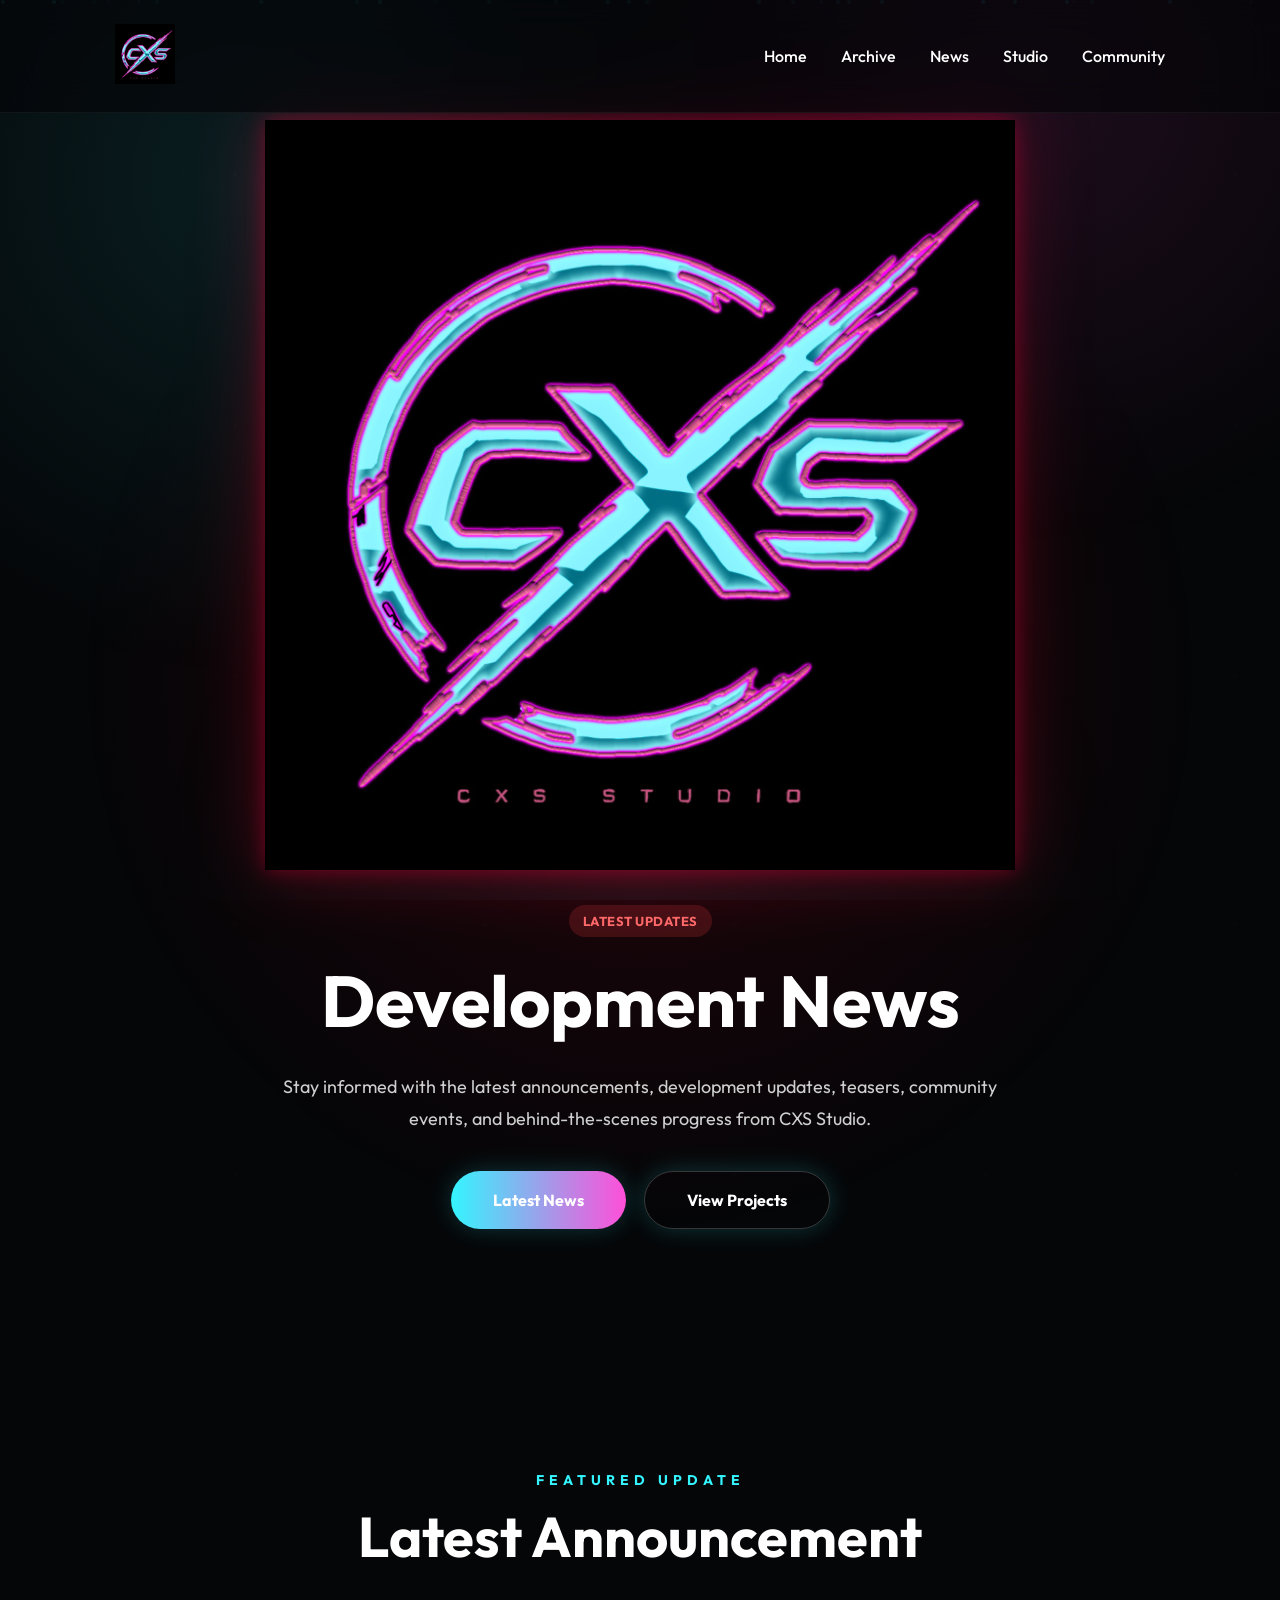
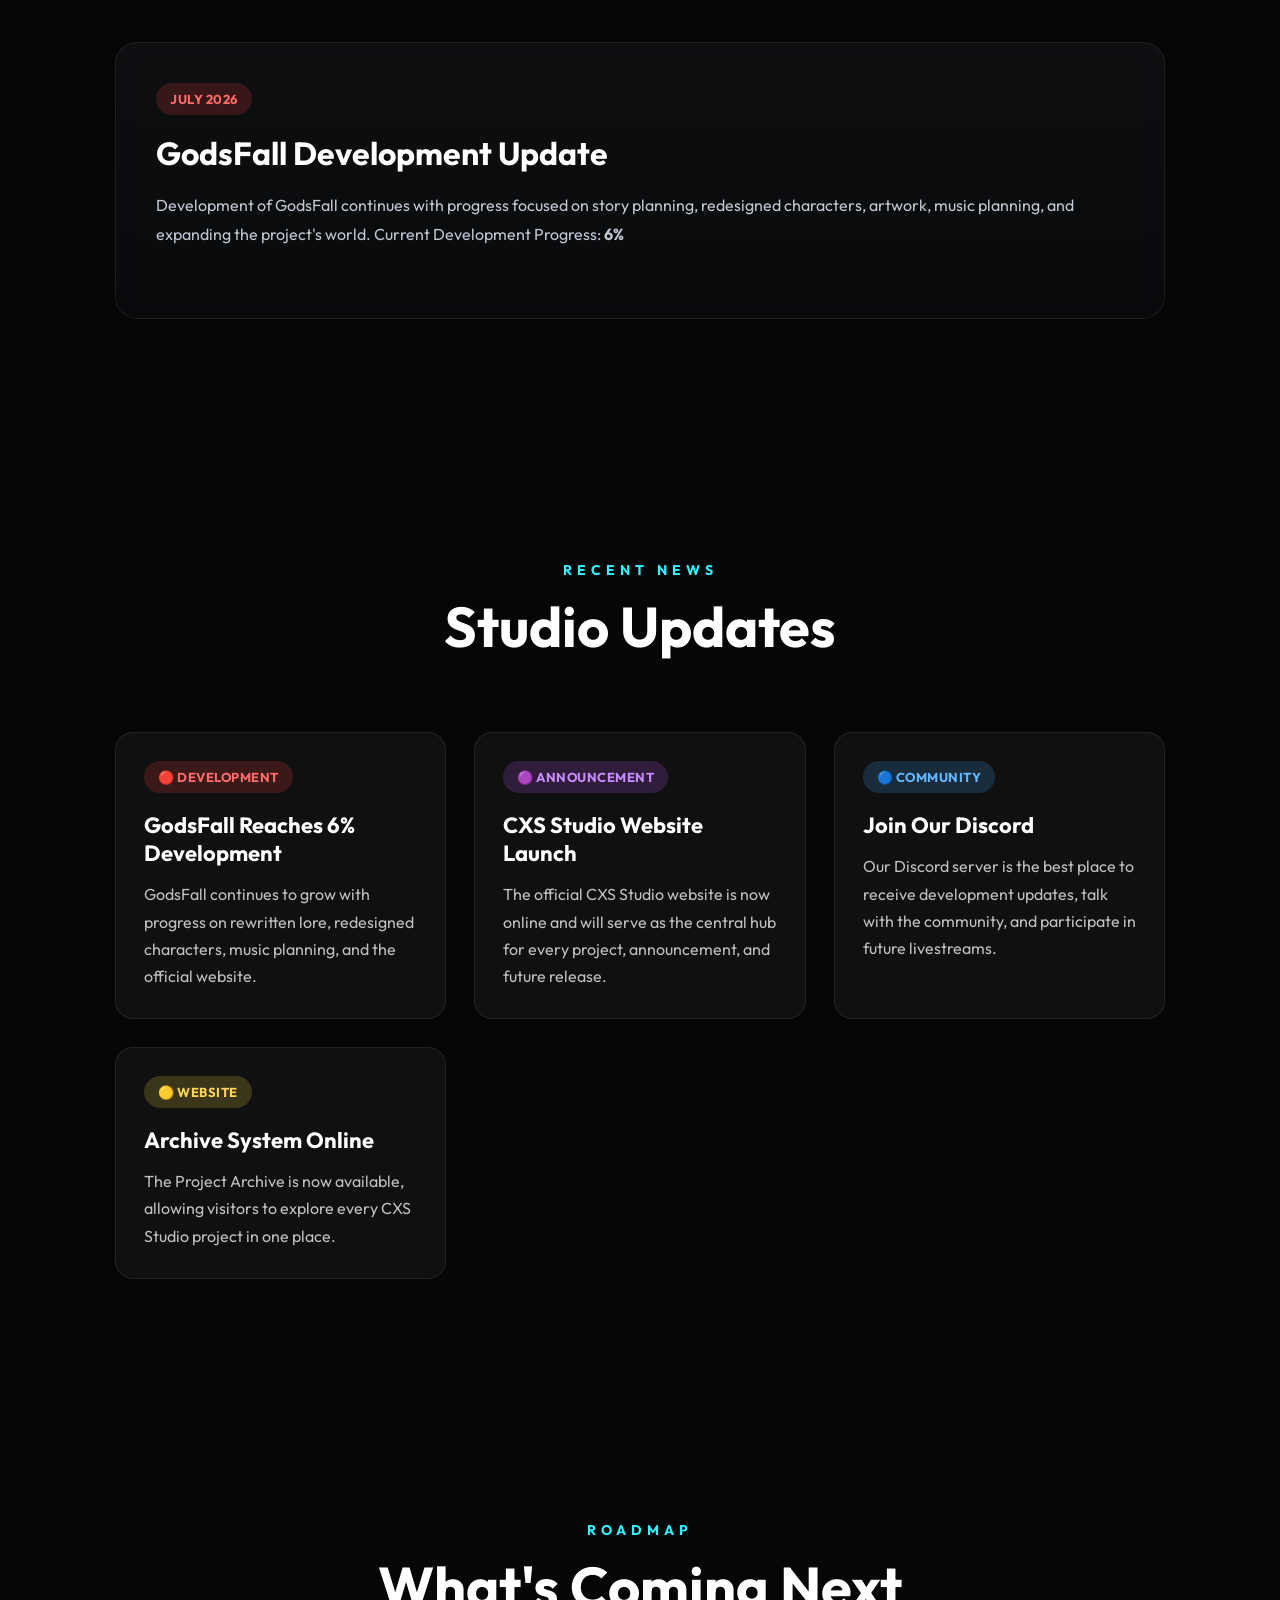
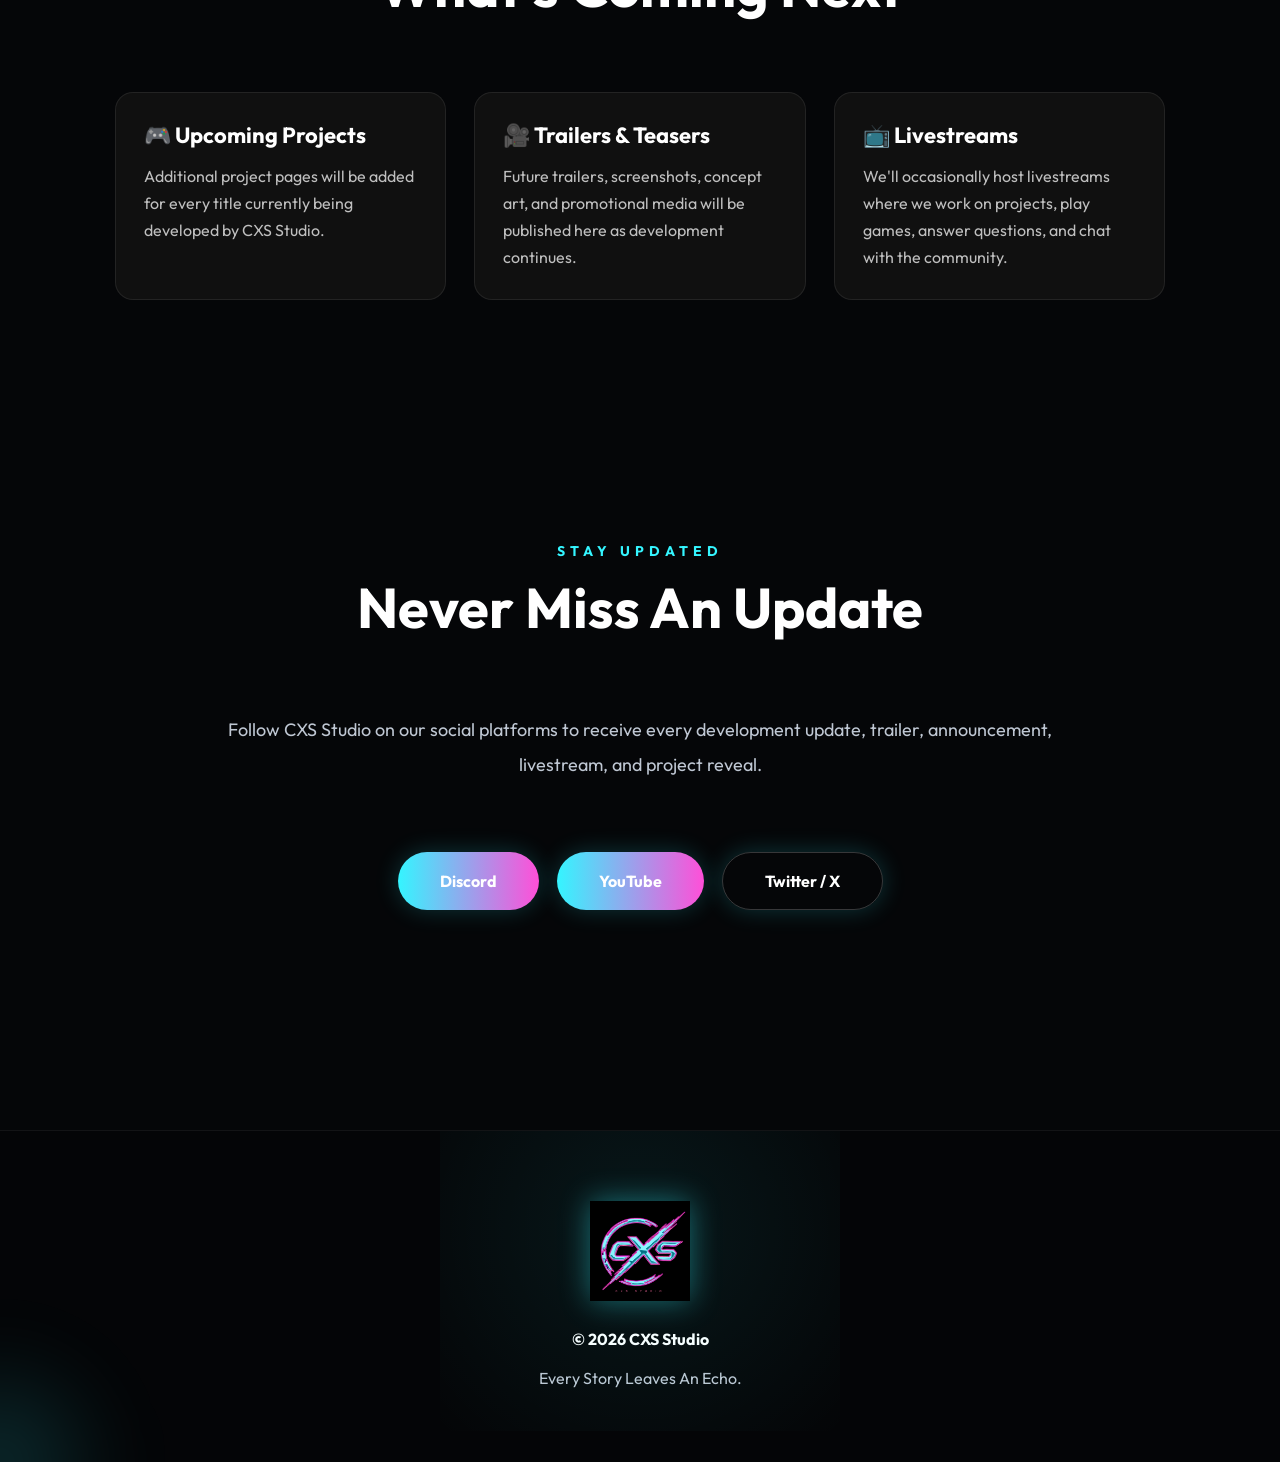
<file: news.html>
<!DOCTYPE html>
<html lang="en">

<head>

<meta charset="UTF-8">

<meta name="viewport" content="width=device-width, initial-scale=1.0">

<title>News | CXS Studio</title>

<link rel="stylesheet" href="style.css">

<link rel="icon" href="cxs-logo.png">

</head>

<body>

<header>

<a href="index.html" class="logo">

<img src="cxs-logo.png" alt="CXS Studio Logo">

</a>

<nav>

<a href="index.html">Home</a>

<a href="archive.html">Archive</a>

<a href="news.html" class="active">News</a>

<a href="studio.html">Studio</a>

<a href="community.html">Community</a>

</nav>

</header>

<section class="project-hero">

<div>

<img src="cxs-logo.png" class="project-logo" alt="CXS Studio Logo">

<span class="status dev">

LATEST UPDATES

</span>

<h1>Development News</h1>

<p>

Stay informed with the latest announcements,
development updates, teasers, community events,
and behind-the-scenes progress from CXS Studio.

</p>

<div class="hero-buttons">

<a href="#latest" class="btn">

Latest News

</a>

<a href="archive.html" class="btn secondary">

View Projects

</a>

</div>

</div>

</section>

<section id="latest">

<div class="section-title">

<span>FEATURED UPDATE</span>

<h2>Latest Announcement</h2>

</div>

<div class="project-card">

<span class="status dev">

July 2026

</span>

<h3>GodsFall Development Update</h3>

<p>

Development of GodsFall continues with progress focused on
story planning, redesigned characters, artwork,
music planning, and expanding the project's world.

Current Development Progress: <strong>6%</strong>

</p>

</div>

</section>

<section>

<div class="section-title">

<span>RECENT NEWS</span>

<h2>Studio Updates</h2>

</div>

<div class="info-grid">

<div class="info-box">

<span class="status dev">🔴 Development</span>

<h3>GodsFall Reaches 6% Development</h3>

<p>

GodsFall continues to grow with progress on rewritten lore,
redesigned characters, music planning, and the official website.

</p>

</div>

<div class="info-box">

<span class="status announcement">🟣 Announcement</span>

<h3>CXS Studio Website Launch</h3>

<p>

The official CXS Studio website is now online and will serve as
the central hub for every project, announcement, and future release.

</p>

</div>

<div class="info-box">

<span class="status community">🔵 Community</span>

<h3>Join Our Discord</h3>

<p>

Our Discord server is the best place to receive development updates,
talk with the community, and participate in future livestreams.

</p>

</div>

<div class="info-box">

<span class="status website">🟡 Website</span>

<h3>Archive System Online</h3>

<p>

The Project Archive is now available, allowing visitors to explore
every CXS Studio project in one place.

</p>

</div>

</div>

</section>

<section>

<div class="section-title">

<span>ROADMAP</span>

<h2>What's Coming Next</h2>

</div>

<div class="info-grid">

<div class="info-box">

<h3>🎮 Upcoming Projects</h3>

<p>

Additional project pages will be added for every title currently
being developed by CXS Studio.

</p>

</div>

<div class="info-box">

<h3>🎥 Trailers & Teasers</h3>

<p>

Future trailers, screenshots, concept art, and promotional media
will be published here as development continues.

</p>

</div>

<div class="info-box">

<h3>📺 Livestreams</h3>

<p>

We'll occasionally host livestreams where we work on projects,
play games, answer questions, and chat with the community.

</p>

</div>

</div>

</section>

<section class="support">

<div class="section-title">

<span>STAY UPDATED</span>

<h2>Never Miss An Update</h2>

</div>

<p class="support-intro">

Follow CXS Studio on our social platforms to receive every development
update, trailer, announcement, livestream, and project reveal.

</p>

<div class="hero-buttons">

<a href="https://discord.gg/KKU3Wh3jBe"
target="_blank"
class="btn">

Discord

</a>

<a href="https://youtube.com/@smlmoviegodsfall?si=PIxd27mr5Rk5bY7z"
target="_blank"
class="btn">

YouTube

</a>

<a href="https://x.com/SmlMovieGodsFal?s=20"
target="_blank"
class="btn secondary">

Twitter / X

</a>

</div>

</section>

<footer>

<img src="cxs-logo.png" class="footer-logo" alt="CXS Studio Logo">

<p>© 2026 CXS Studio</p>

<p>Every Story Leaves An Echo.</p>

</footer>

<script src="script.js"></script>

</body>

</html>
</file>
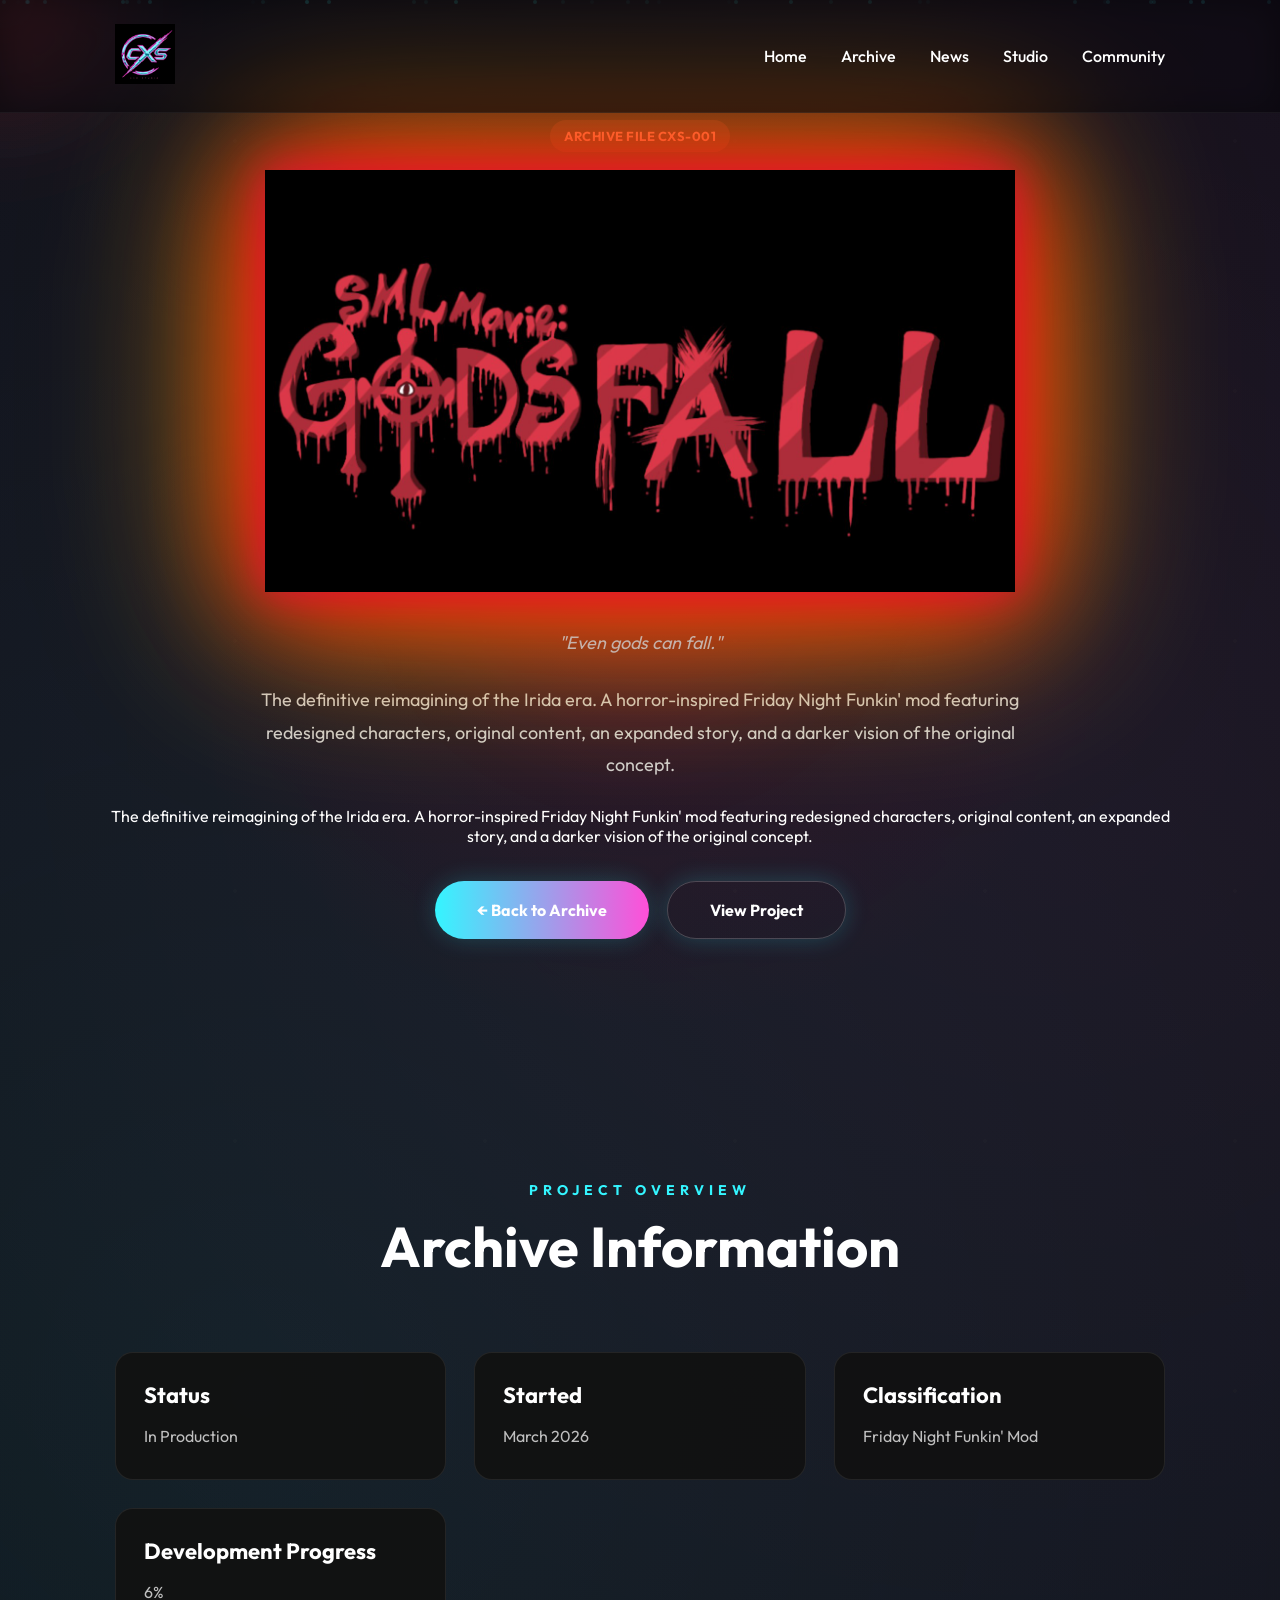
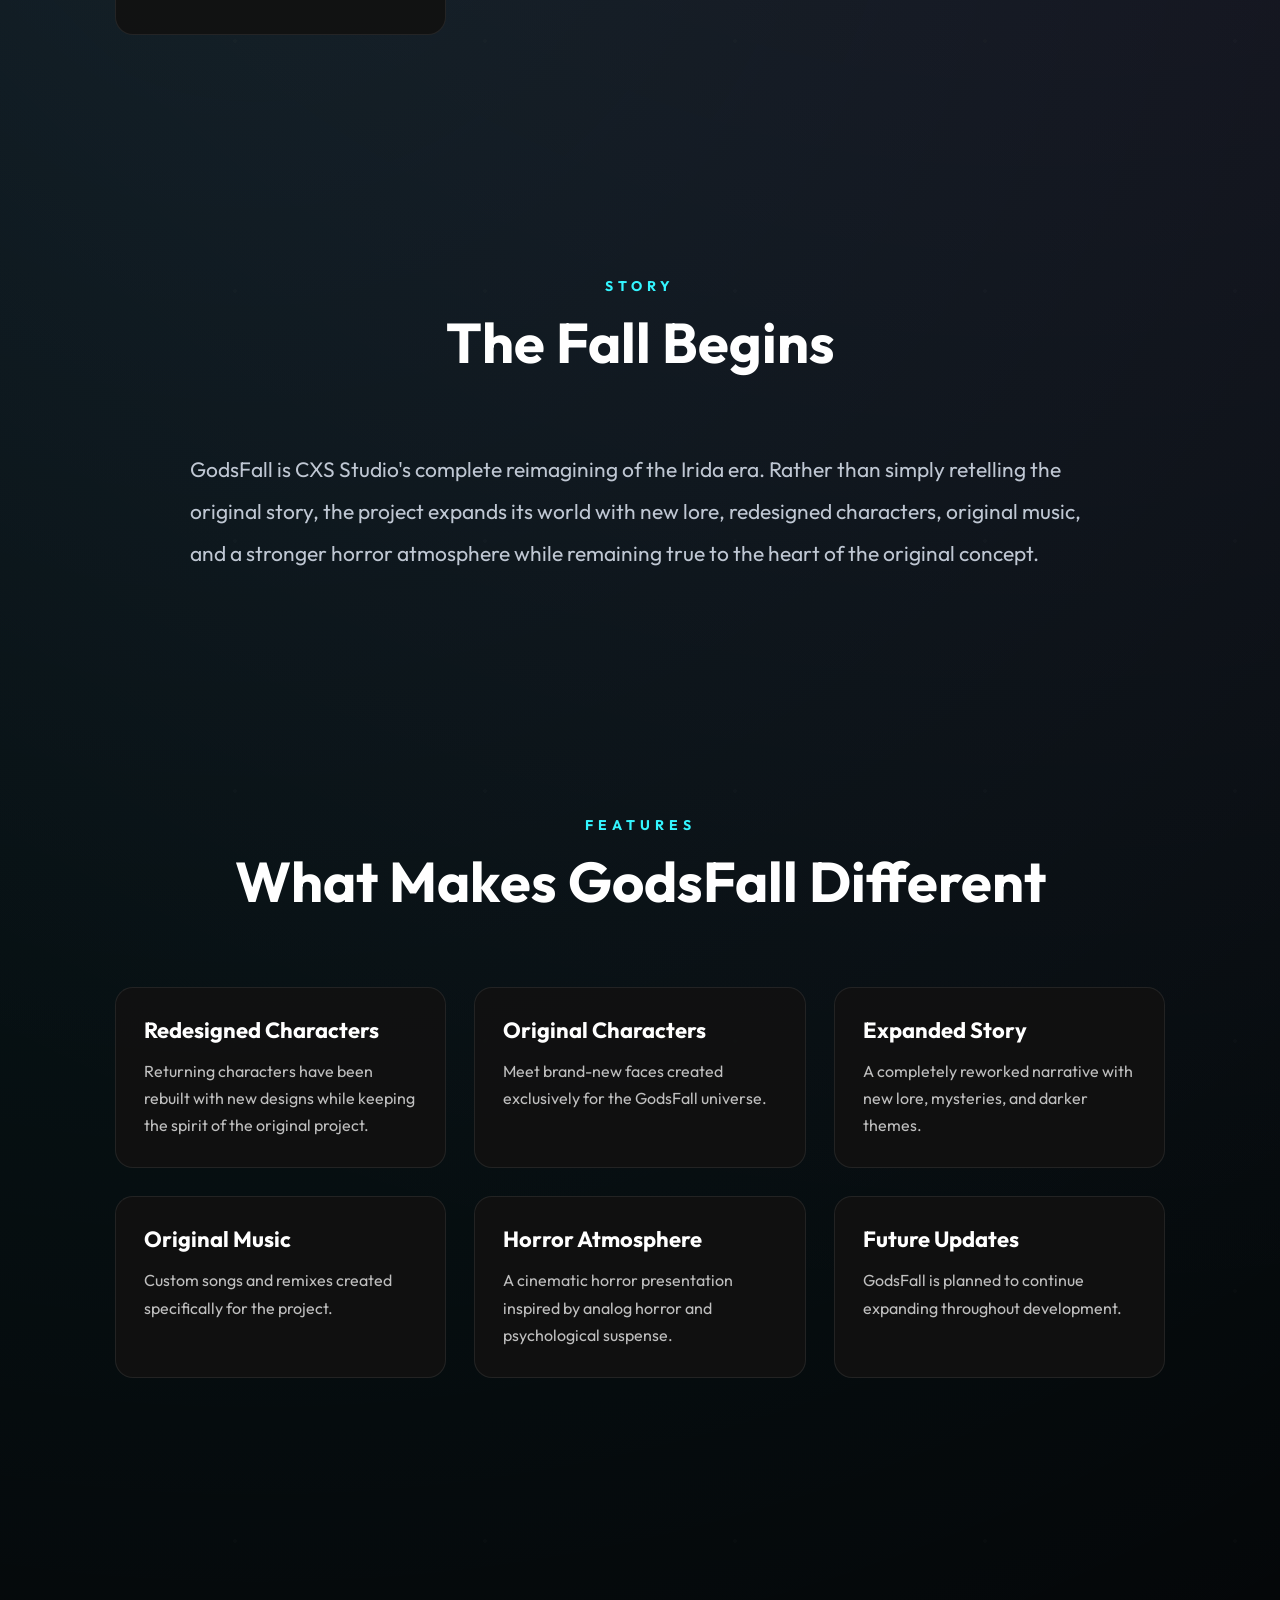
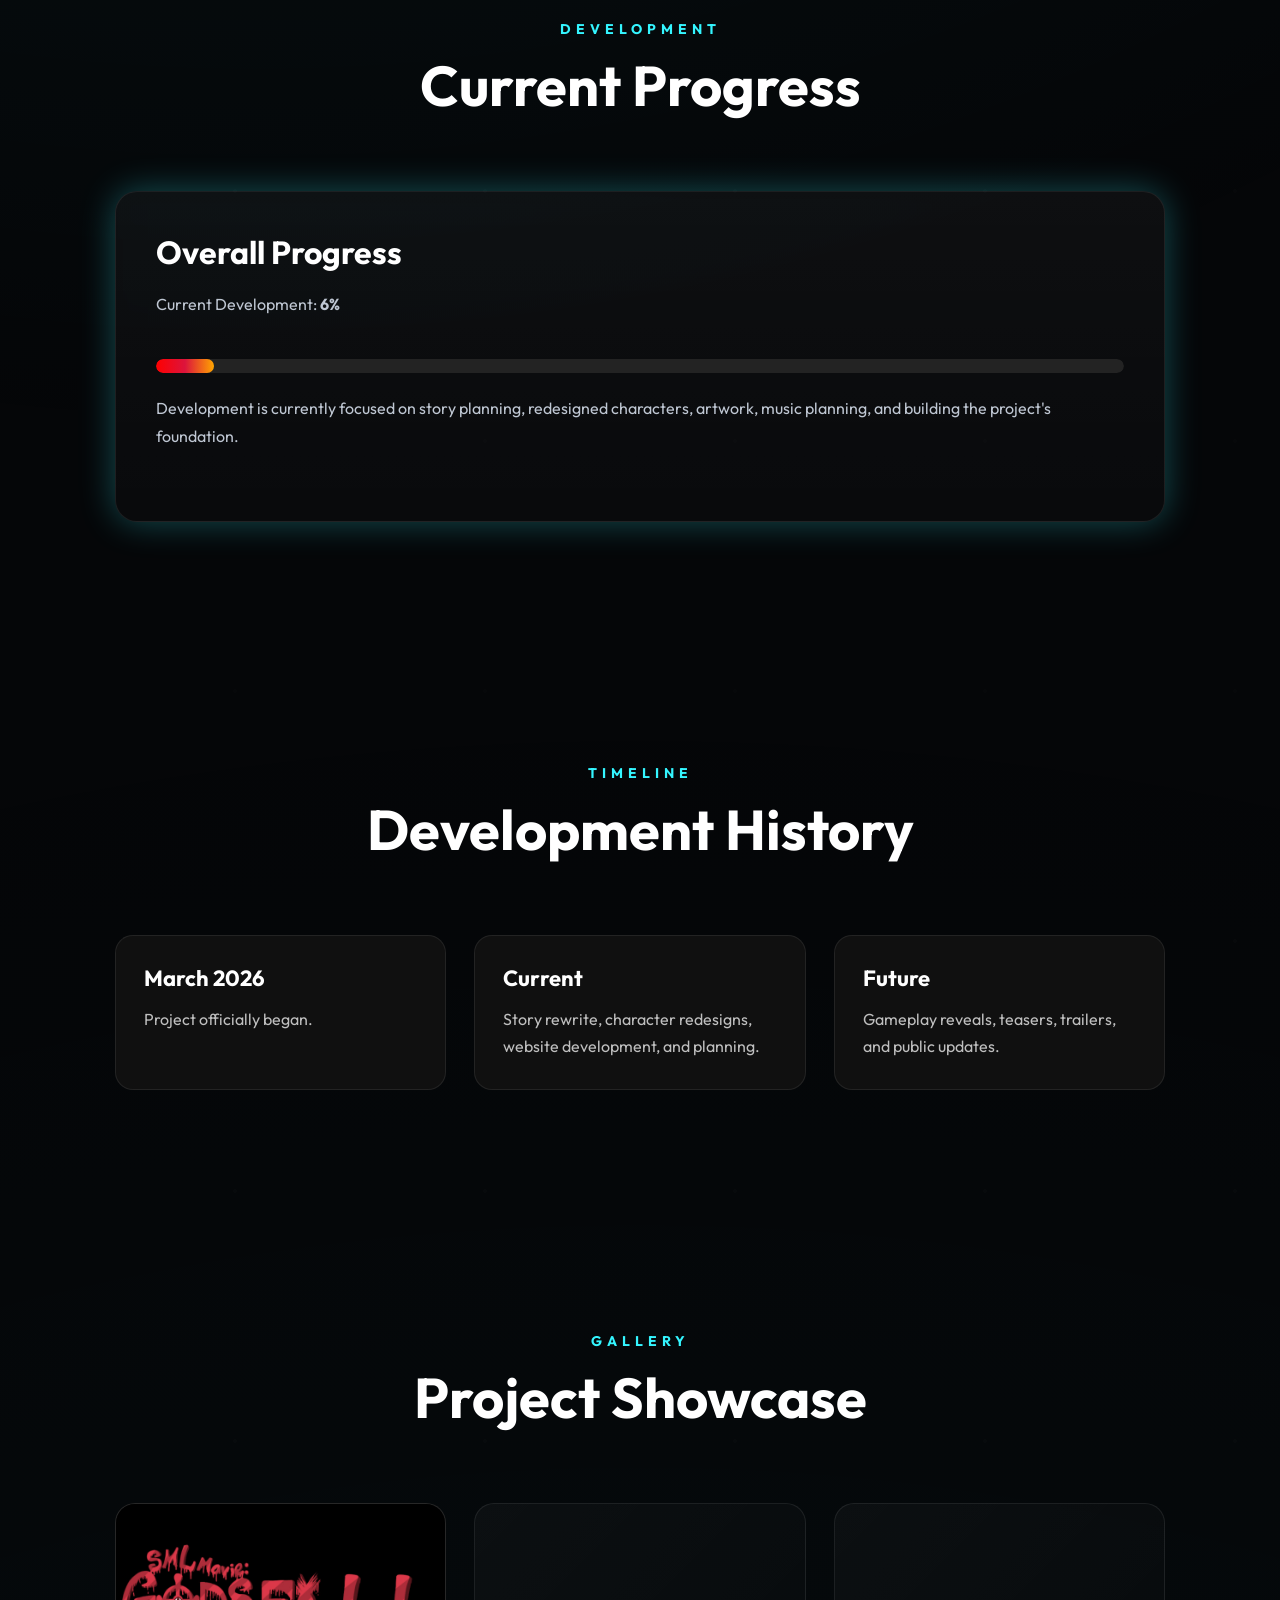
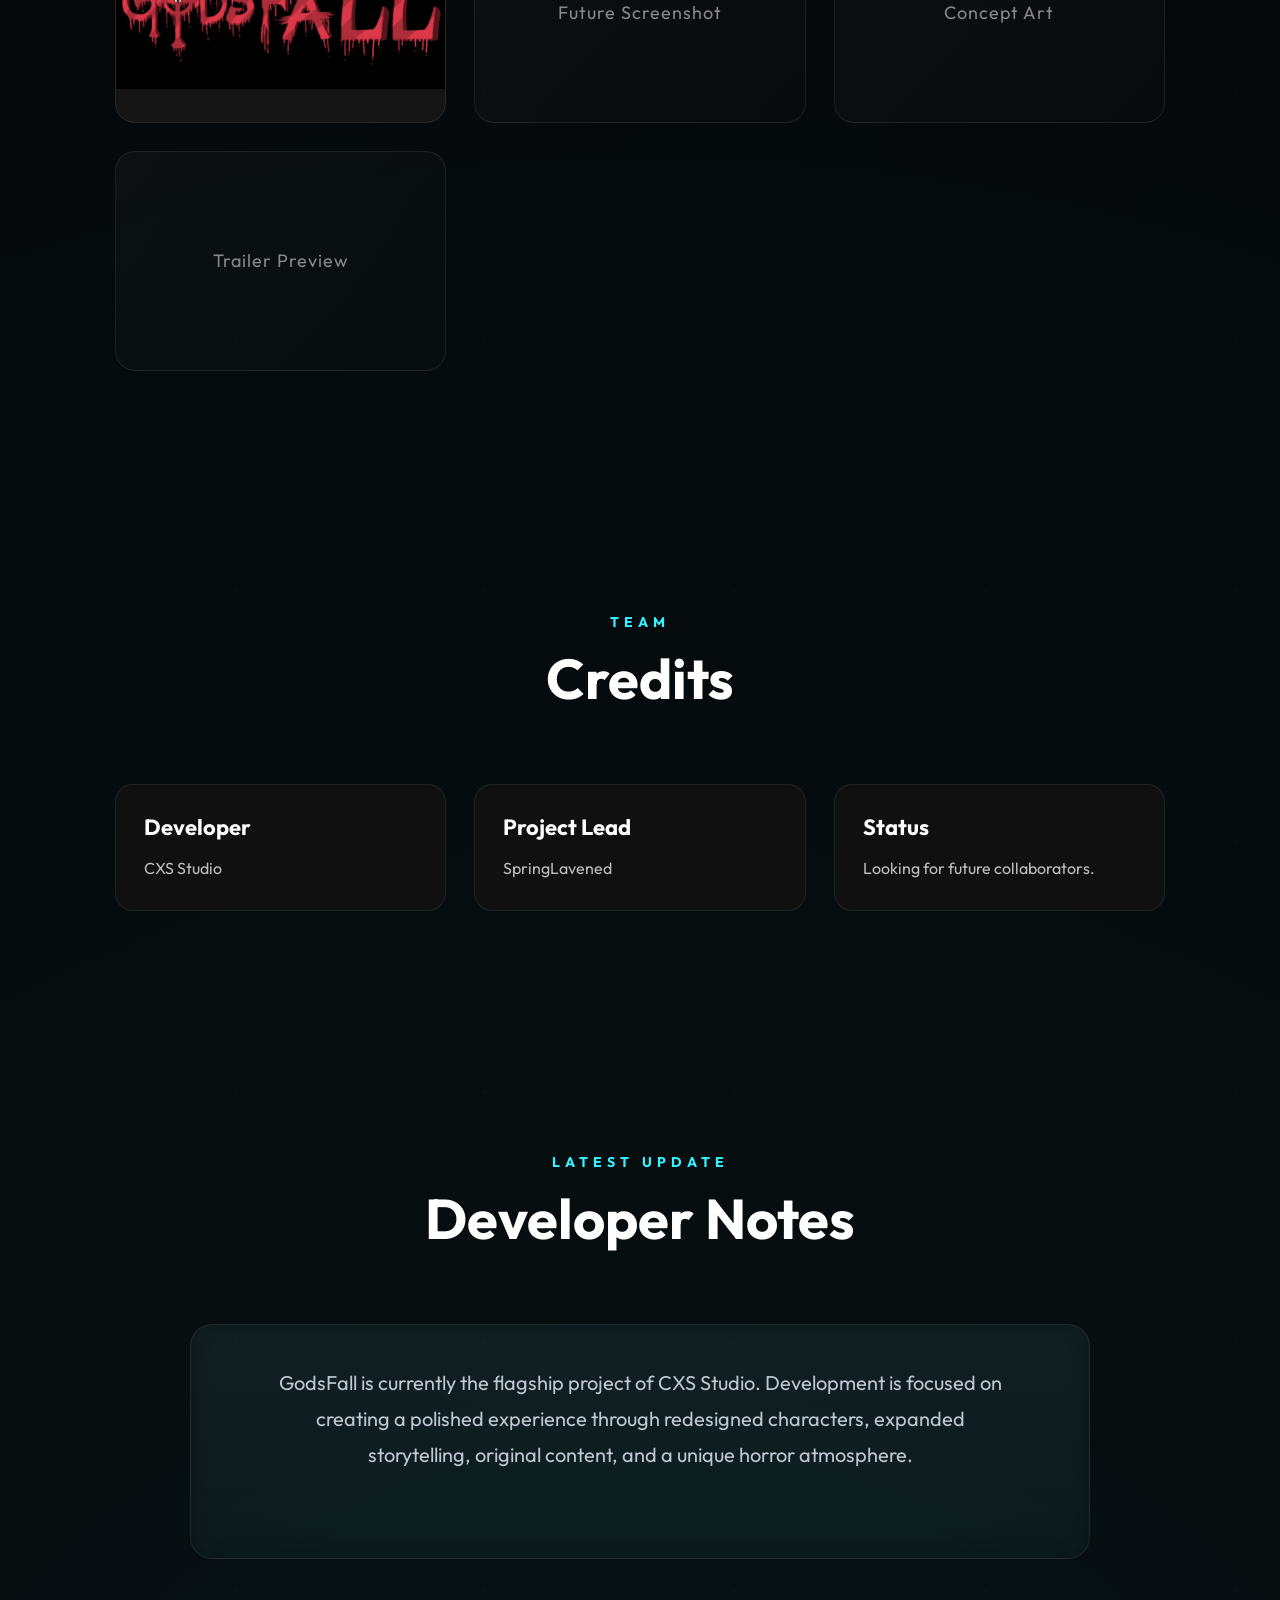
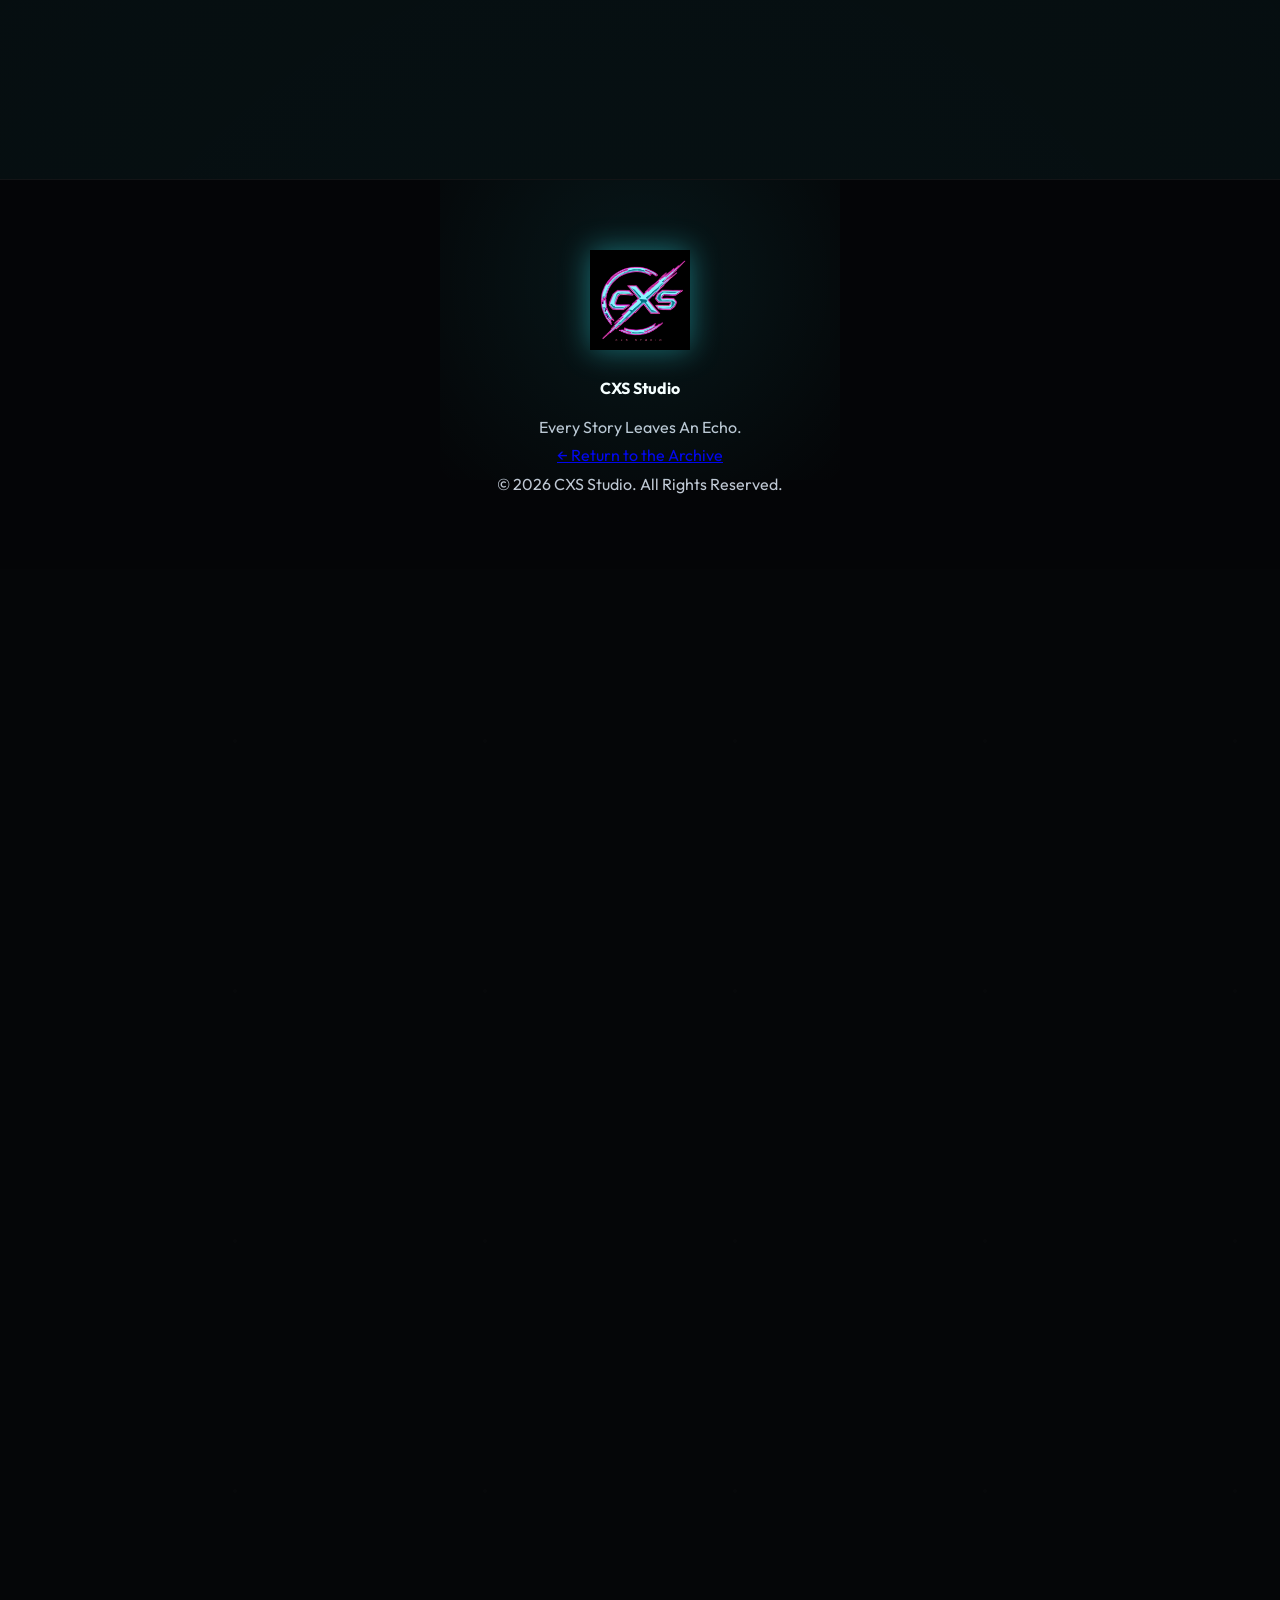
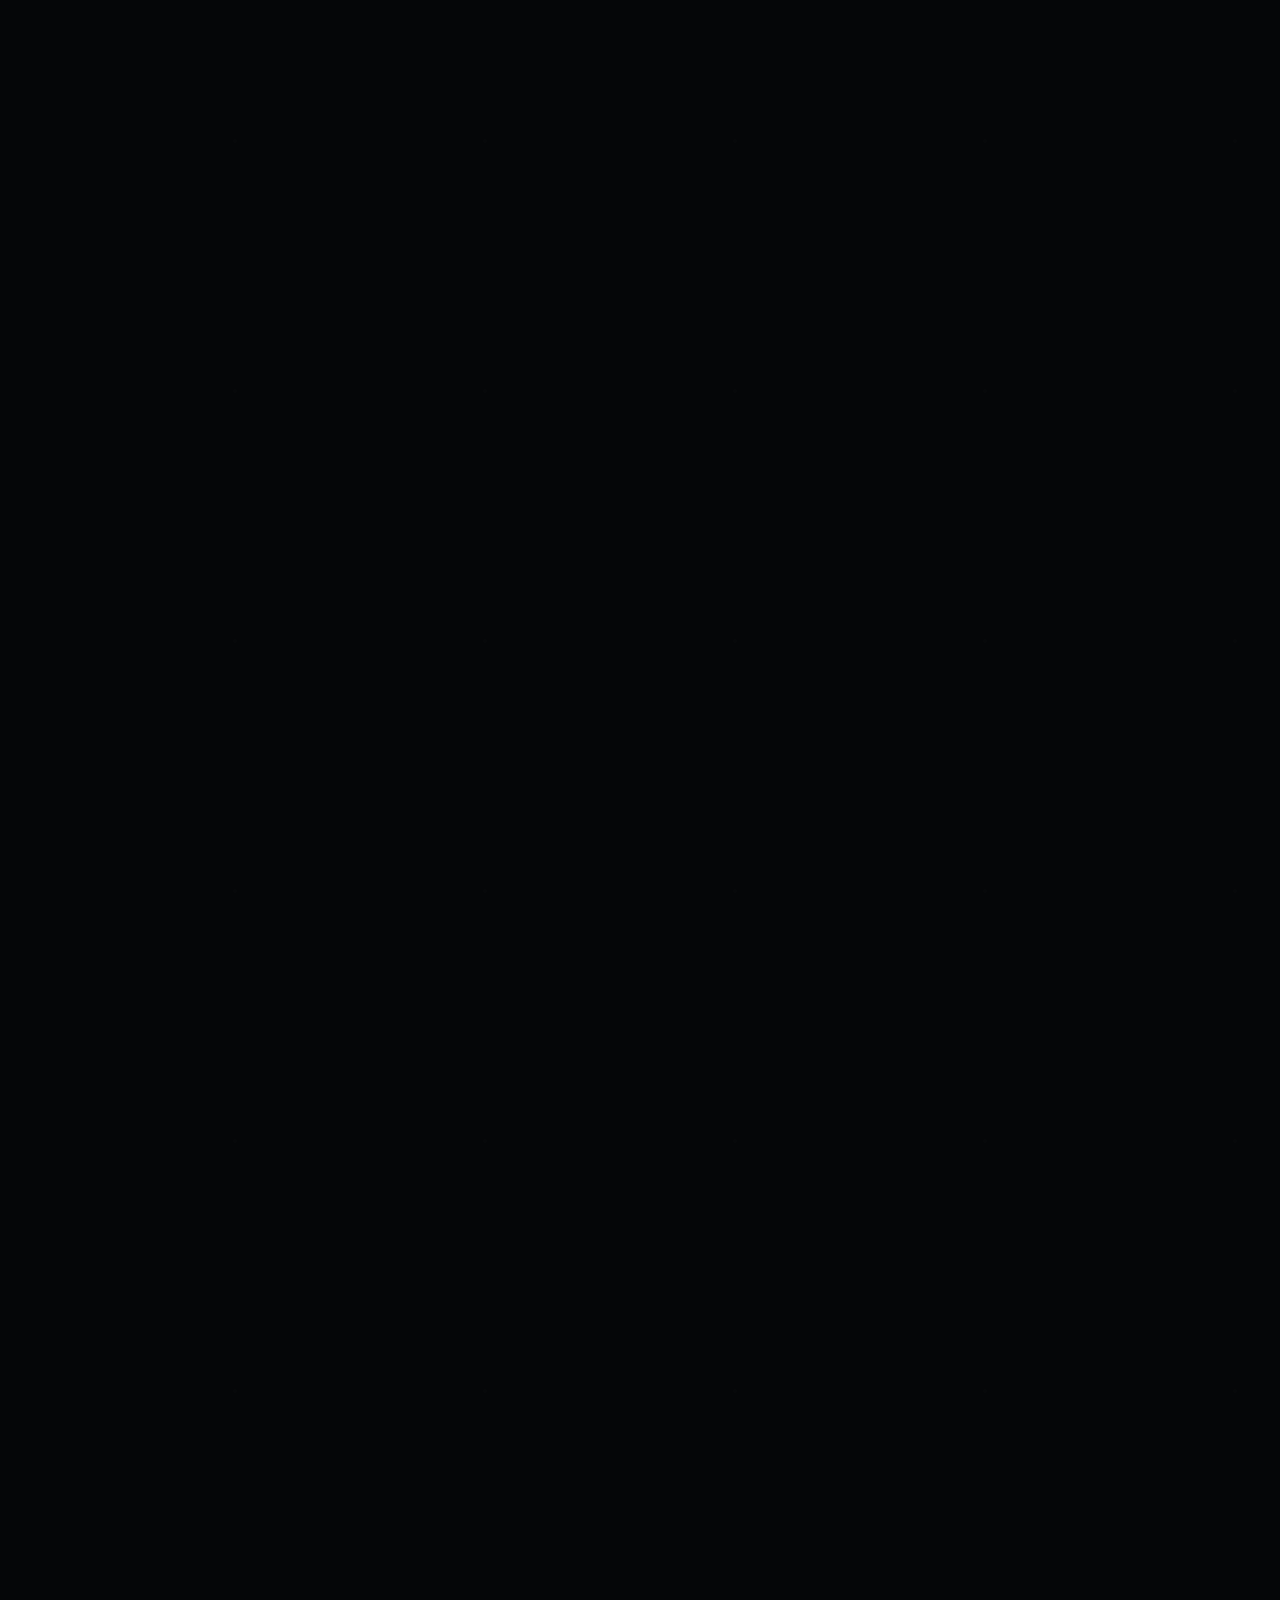
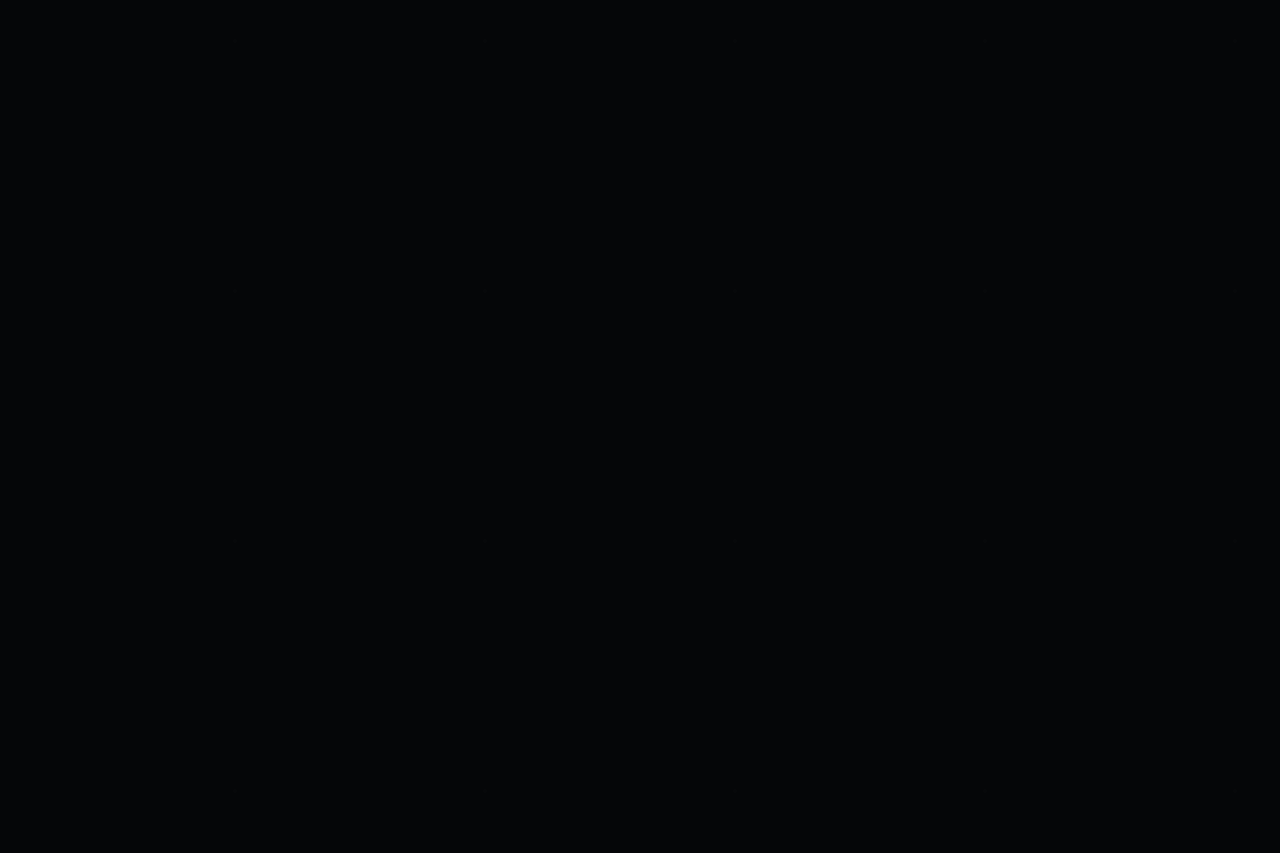
<file: projects/godsfall.html>
<!DOCTYPE html>
<html lang="en">

<head>

<meta charset="UTF-8">

<meta name="viewport" content="width=device-width, initial-scale=1.0">

<title>GodsFall | CXS Studio</title>

<link rel="stylesheet" href="../style.css">
<link rel="stylesheet" href="../animations.css">

<link rel="icon" href="../cxs-logo.png

</head>

<body class="project-godsfall">

<header>

<a href="../index.html" class="logo">

<img src="../cxs-logo.png" alt="CXS Studio Logo">

</a>

<nav>

<a href="../index.html">Home</a>

<a href="../archive.html">Archive</a>

<a href="../news.html">News</a>

<a href="../about.html">Studio</a>

<a href="../contact.html">Community</a>

</nav>

</header>

<section class="project-hero">

<div>

<span class="status dev">

ARCHIVE FILE CXS-001

</span>

<img src="../godsfall-logo.png"
alt="GodsFall Logo"
class="project-logo">

<p class="project-quote">

"Even gods can fall."

</p>

<p>

The definitive reimagining of the Irida era.

A horror-inspired Friday Night Funkin' mod featuring redesigned
characters, original content, an expanded story, and a darker vision
of the original concept.

</p>

The definitive reimagining of the Irida era.

A horror-inspired Friday Night Funkin' mod featuring redesigned
characters, original content, an expanded story, and a darker vision
of the original concept.

</p>

<div class="hero-buttons">

<a href="../archive.html" class="btn">

← Back to Archive

</a>

<a href="#story" class="btn secondary">

View Project

</a>

</div>

</div>

</section>

<section>

<div class="section-title">

<span>PROJECT OVERVIEW</span>

<h2>Archive Information</h2>

</div>

<div class="info-grid">

<div class="info-box">

<h3>Status</h3>

<p>In Production</p>

</div>

<div class="info-box">

<h3>Started</h3>

<p>March 2026</p>

</div>

<div class="info-box">

<h3>Classification</h3>

<p>Friday Night Funkin' Mod</p>

</div>

<div class="info-box">

<h3>Development Progress</h3>

<p>6%</p>

</div>

</div>

</section>

<section id="story">

<div class="section-title">

<span>STORY</span>

<h2>The Fall Begins</h2>

</div>

<p class="about-text">

GodsFall is CXS Studio's complete reimagining of the Irida era.
Rather than simply retelling the original story, the project expands
its world with new lore, redesigned characters, original music,
and a stronger horror atmosphere while remaining true to the heart
of the original concept.

</p>

</section>

  <section>

<div class="section-title">

<span>FEATURES</span>

<h2>What Makes GodsFall Different</h2>

</div>

<div class="info-grid">

<div class="info-box">

<h3>Redesigned Characters</h3>

<p>Returning characters have been rebuilt with new designs while keeping the spirit of the original project.</p>

</div>

<div class="info-box">

<h3>Original Characters</h3>

<p>Meet brand-new faces created exclusively for the GodsFall universe.</p>

</div>

<div class="info-box">

<h3>Expanded Story</h3>

<p>A completely reworked narrative with new lore, mysteries, and darker themes.</p>

</div>

<div class="info-box">

<h3>Original Music</h3>

<p>Custom songs and remixes created specifically for the project.</p>

</div>

<div class="info-box">

<h3>Horror Atmosphere</h3>

<p>A cinematic horror presentation inspired by analog horror and psychological suspense.</p>

</div>

<div class="info-box">

<h3>Future Updates</h3>

<p>GodsFall is planned to continue expanding throughout development.</p>

</div>

</div>

</section>

<section>

<div class="section-title">

<span>DEVELOPMENT</span>

<h2>Current Progress</h2>

</div>

<div class="project-card">

<h3>Overall Progress</h3>

<p>Current Development: <strong>6%</strong></p>

<progress value="6" max="100"></progress>

<p>

Development is currently focused on story planning, redesigned characters, artwork, music planning, and building the project's foundation.

</p>

</div>

</section>

<section>

<div class="section-title">

<span>TIMELINE</span>

<h2>Development History</h2>

</div>

<div class="info-grid">

<div class="info-box">

<h3>March 2026</h3>

<p>Project officially began.</p>

</div>

<div class="info-box">

<h3>Current</h3>

<p>Story rewrite, character redesigns, website development, and planning.</p>

</div>

<div class="info-box">

<h3>Future</h3>

<p>Gameplay reveals, teasers, trailers, and public updates.</p>

</div>

</div>

</section>

<section>

<div class="section-title">

<span>GALLERY</span>

<h2>Project Showcase</h2>

</div>

<div class="gallery-grid">

<div class="gallery-item">

<img src="../godsfall-logo.png" alt="GodsFall Logo">

</div>

<div class="gallery-item placeholder">

Future Screenshot

</div>

<div class="gallery-item placeholder">

Concept Art

</div>

<div class="gallery-item placeholder">

Trailer Preview

</div>

</div>

</section>

<section>

<div class="section-title">

<span>TEAM</span>

<h2>Credits</h2>

</div>

<div class="info-grid">

<div class="info-box">

<h3>Developer</h3>

<p>CXS Studio</p>

</div>

<div class="info-box">

<h3>Project Lead</h3>

<p>SpringLavened</p>

</div>

<div class="info-box">

<h3>Status</h3>

<p>Looking for future collaborators.</p>

</div>

</div>

</section>

<section class="community">

<div class="section-title">

<span>LATEST UPDATE</span>

<h2>Developer Notes</h2>

</div>

<div class="project-card">

<p>

GodsFall is currently the flagship project of CXS Studio. Development is focused on creating a polished experience through redesigned characters, expanded storytelling, original content, and a unique horror atmosphere.

</p>

</div>

</section>

<footer>

<img src="../cxs-logo.png" class="footer-logo" alt="CXS Studio Logo">

<p>CXS Studio</p>

<p>Every Story Leaves An Echo.</p>

<p><a href="../archive.html">← Return to the Archive</a></p>

<p>© 2026 CXS Studio. All Rights Reserved.</p>

</footer>

<script src="../script.js"></script>
<script src="../effects.js"></script>

</body>
</html>
</file>
<file: style.css>
/* ==========================================
   CXS STUDIO WEBSITE
   STYLE.CSS - PART 1
========================================== */

/* Google Font */
@import url('https://fonts.googleapis.com/css2?family=Outfit:wght@300;400;500;600;700;800&display=swap');

/* Variables */

:root{

--bg:#050608;
--bg2:#0d1018;

--card:#12151d;

--cyan:#34F5FF;
--pink:#FF4FD8;

--white:#FFFFFF;
--gray:#BFC7D3;

--radius:22px;

}

/* Reset */

*{

margin:0;
padding:0;
box-sizing:border-box;

}

html{

scroll-behavior:smooth;

}

body{

font-family:'Outfit',sans-serif;

background:var(--bg);

color:var(--white);

overflow-x:hidden;

}

/* Scrollbar */

::-webkit-scrollbar{

width:10px;

}

::-webkit-scrollbar-track{

background:#090909;

}

::-webkit-scrollbar-thumb{

background:linear-gradient(var(--cyan),var(--pink));

border-radius:999px;

}

/* Background */

body::before{

content:"";

position:fixed;

top:0;
left:0;

width:100%;
height:100%;

background:

radial-gradient(circle at 20% 20%,
rgba(52,245,255,.10),
transparent 40%),

radial-gradient(circle at 80% 10%,
rgba(255,79,216,.10),
transparent 35%),

radial-gradient(circle at 50% 100%,
rgba(52,245,255,.05),
transparent 45%);

pointer-events:none;

z-index:-3;

}

/* Fog */

body::after{

content:"";

position:fixed;

top:-50%;
left:-50%;

width:200%;
height:200%;

background-image:

radial-gradient(rgba(255,255,255,.03) 2px, transparent 2px);

background-size:250px 250px;

animation:fogMove 45s linear infinite;

opacity:.35;

pointer-events:none;

z-index:-2;

}

@keyframes fogMove{

0%{

transform:translate(0,0);

}

100%{

transform:translate(-180px,-180px);

}

}

/* Header */

header{

position:fixed;

top:0;
left:0;

width:100%;

padding:24px 9%;

display:flex;

justify-content:space-between;

align-items:center;

background:rgba(5,6,8,.65);

backdrop-filter:blur(18px);

border-bottom:1px solid rgba(255,255,255,.05);

z-index:999;

}

.logo img{

height:60px;

transition:.35s;

}

.logo img:hover{

transform:scale(1.05);

filter:drop-shadow(0 0 12px var(--cyan));

}

/* Navigation */

nav{

display:flex;

gap:34px;

}

nav a{

color:white;

text-decoration:none;

font-weight:500;

transition:.3s;

position:relative;

}

nav a:hover{

color:var(--cyan);

}

nav a::after{

content:"";

position:absolute;

left:0;
bottom:-6px;

width:0;

height:2px;

background:var(--cyan);

transition:.3s;

}

nav a:hover::after{

width:100%;

}

/* Hero */

.hero{

min-height:100vh;

display:flex;

justify-content:center;

align-items:center;

padding:140px 8%;

text-align:center;

position:relative;

overflow:hidden;

}

.hero-overlay{

position:absolute;

inset:0;

background:

linear-gradient(

180deg,

rgba(0,0,0,.15),

rgba(5,6,8,.96)

);

}

.hero-content{

position:relative;

z-index:2;

max-width:920px;

}

.hero-logo{

width:230px;

margin-bottom:40px;

filter:

drop-shadow(0 0 15px var(--cyan))
drop-shadow(0 0 30px var(--pink));

animation:logoFloat 5s ease-in-out infinite;

}

@keyframes logoFloat{

50%{

transform:translateY(-10px);

}

}

.hero h1{

font-size:78px;

line-height:1;

font-weight:800;

margin-bottom:25px;

letter-spacing:-2px;

}

.hero p{

font-size:22px;

line-height:1.8;

color:var(--gray);

max-width:760px;

margin:auto;

}

/* Buttons */

.hero-buttons{

display:flex;

justify-content:center;

gap:18px;

margin-top:50px;

flex-wrap:wrap;

}

.btn{

display:inline-flex;

justify-content:center;

align-items:center;

padding:18px 42px;

border-radius:999px;

text-decoration:none;

font-weight:700;

color:white;

background:

linear-gradient(
90deg,
var(--cyan),
var(--pink)
);

transition:.35s;

box-shadow:

0 0 25px rgba(52,245,255,.20);

}

.btn:hover{

transform:translateY(-6px);

box-shadow:

0 0 40px rgba(255,79,216,.45);

}

.secondary{

background:transparent;

border:2px solid var(--cyan);

}

.secondary:hover{

background:var(--cyan);

color:black;

}

/* General Sections */

section{

padding:120px 9%;

}

.section-title{

text-align:center;

margin-bottom:70px;

}

.section-title span{

color:var(--cyan);

font-size:14px;

letter-spacing:5px;

font-weight:700;

}

.section-title h2{

font-size:56px;

margin-top:12px;

}

/* ==========================================
   CXS STUDIO WEBSITE
   STYLE.CSS - PART 2
========================================== */

/* Featured */

.featured{

position:relative;

}

.project-grid{

display:grid;

grid-template-columns:repeat(auto-fit,minmax(340px,1fr));

gap:35px;

}

.project-card{

background:linear-gradient(
180deg,
rgba(255,255,255,.04),
rgba(255,255,255,.02)
);

border:1px solid rgba(255,255,255,.08);

border-radius:var(--radius);

padding:40px;

transition:.4s;

backdrop-filter:blur(12px);

overflow:hidden;

position:relative;

}

.project-card::before{

content:"";

position:absolute;

top:0;
left:-100%;

width:100%;
height:100%;

background:linear-gradient(
90deg,
transparent,
rgba(255,255,255,.06),
transparent
);

transition:.6s;

}

.project-card:hover::before{

left:100%;

}

.project-card:hover{

transform:translateY(-10px);

border-color:var(--cyan);

box-shadow:

0 0 35px rgba(52,245,255,.15);

}

.project-card h3{

font-size:32px;

margin-bottom:18px;

}

.project-card p{

color:var(--gray);

line-height:1.8;

margin-bottom:30px;

}

.project-link{

text-decoration:none;

color:var(--cyan);

font-weight:700;

transition:.3s;

}

.project-link:hover{

color:var(--pink);

}

.archive-button{

margin-top:60px;

text-align:center;

}

/* About */

.about{

text-align:center;

}

.about-text{

max-width:900px;

margin:auto;

font-size:21px;

line-height:2;

color:var(--gray);

}

/* Services */

.services-grid{

display:grid;

grid-template-columns:repeat(auto-fit,minmax(220px,1fr));

gap:30px;

}

.service-box{

background:var(--card);

border:1px solid rgba(255,255,255,.05);

border-radius:20px;

padding:40px 25px;

text-align:center;

transition:.35s;

font-size:40px;

}

.service-box h3{

margin-top:18px;

font-size:24px;

font-weight:600;

}

.service-box:hover{

transform:translateY(-8px);

background:linear-gradient(
135deg,
rgba(52,245,255,.12),
rgba(255,79,216,.10)
);

border-color:var(--cyan);

box-shadow:

0 0 25px rgba(52,245,255,.20);

}

/* Community */

.community{

text-align:center;

}

.community p{

max-width:750px;

margin:auto;

font-size:20px;

line-height:1.8;

color:var(--gray);

margin-bottom:45px;

}

/* Footer */

footer{

margin-top:100px;

padding:70px 9%;

border-top:1px solid rgba(255,255,255,.06);

background:#040507;

text-align:center;

}

.footer-logo{

width:110px;

margin-bottom:25px;

filter:

drop-shadow(0 0 10px var(--cyan));

}

footer p{

color:var(--gray);

line-height:1.8;

}

footer p:first-of-type{

color:white;

font-weight:700;

margin-bottom:10px;

}

/* Fade Animation */

.fade-up{

opacity:0;

transform:translateY(50px);

transition:

opacity .8s ease,

transform .8s ease;

}

.fade-up.show{

opacity:1;

transform:none;

}

/* Mobile */

@media(max-width:900px){

header{

padding:18px 25px;

}

nav{

display:none;

}

.hero{

padding:150px 30px;

}

.hero-logo{

width:170px;

}

.hero h1{

font-size:52px;

}

.hero p{

font-size:18px;

}

.section-title h2{

font-size:42px;

}

.project-grid{

grid-template-columns:1fr;

}

.services-grid{

grid-template-columns:1fr;

}

.hero-buttons{

flex-direction:column;

align-items:center;

}

.btn{

width:250px;

}

}

/* ==========================================
   CXS STUDIO WEBSITE
   STYLE.CSS - PART 3
========================================== */

/* ===========================
   Cursor Glow
=========================== */

.cursor-glow{

position:fixed;

width:250px;

height:250px;

border-radius:50%;

background:radial-gradient(circle,
rgba(52,245,255,.18),
transparent 70%);

pointer-events:none;

transform:translate(-50%,-50%);

z-index:-1;

transition:
left .08s linear,
top .08s linear;

filter:blur(35px);

}

/* ===========================
   Floating Particles
=========================== */

.particles{

position:fixed;

top:0;

left:0;

width:100%;

height:100%;

overflow:hidden;

pointer-events:none;

z-index:-2;

}

.particles span{

position:absolute;

display:block;

width:4px;

height:4px;

background:rgba(52,245,255,.35);

border-radius:50%;

animation:floatParticle linear infinite;

}

@keyframes floatParticle{

0%{

transform:
translateY(110vh)
scale(0);

opacity:0;

}

15%{

opacity:1;

}

100%{

transform:
translateY(-20vh)
scale(1);

opacity:0;

}

}

/* ===========================
   Header Scroll Effect
=========================== */

header.scrolled{

padding:16px 9%;

background:rgba(5,6,8,.92);

box-shadow:

0 10px 35px rgba(0,0,0,.35);

}

/* ===========================
   Hero Title Glow
=========================== */

.hero h1{

text-shadow:

0 0 12px rgba(52,245,255,.35),
0 0 35px rgba(255,79,216,.15);

}

/* ===========================
   Project Card Glow
=========================== */

.project-card{

cursor:pointer;

}

.project-card:hover h3{

color:var(--cyan);

}

.project-card:hover{

transform:

translateY(-12px)
scale(1.02);

}

/* ===========================
   Button Shine
=========================== */

.btn{

position:relative;

overflow:hidden;

}

.btn::before{

content:"";

position:absolute;

top:0;

left:-120%;

width:120%;

height:100%;

background:

linear-gradient(

90deg,

transparent,

rgba(255,255,255,.35),

transparent

);

transition:.7s;

}

.btn:hover::before{

left:120%;

}

/* ===========================
   Section Divider
=========================== */

.section-divider{

width:120px;

height:3px;

background:

linear-gradient(
90deg,
var(--cyan),
var(--pink)
);

margin:30px auto;

border-radius:999px;

}

/* ===========================
   Image Hover
=========================== */

img{

transition:.4s;

}

img:hover{

transform:scale(1.02);

}

/* ===========================
   Footer Glow
=========================== */

footer{

position:relative;

overflow:hidden;

}

footer::before{

content:"";

position:absolute;

top:-100px;

left:50%;

transform:translateX(-50%);

width:400px;

height:400px;

background:

radial-gradient(circle,
rgba(52,245,255,.08),
transparent);

}

/* ===========================
   Utility Classes
=========================== */

.text-center{

text-align:center;

}

.hidden{

display:none;

}

.mt-1{

margin-top:10px;

}

.mt-2{

margin-top:20px;

}

.mt-3{

margin-top:35px;

}

.mb-1{

margin-bottom:10px;

}

.mb-2{

margin-bottom:20px;

}

.mb-3{

margin-bottom:35px;

}

/* ===========================
   Project Status Badges
=========================== */

.status{

display:inline-block;

padding:8px 18px;

border-radius:999px;

font-size:13px;

font-weight:700;

letter-spacing:2px;

text-transform:uppercase;

margin-bottom:18px;

}

.status.dev{

background:#103822;

color:#6cff9d;

}

.status.planning{

background:#2d2446;

color:#b28cff;

}

.status.complete{

background:#1e3348;

color:#70d6ff;

}

/* ===========================
   Nice Selection Color
=========================== */

::selection{

background:var(--cyan);

color:black;

}

/* ===========================
   Smooth Fade
=========================== */

.fade{

opacity:0;

transition:1s;

}

.fade.show{

opacity:1;

}

/* ==========================================
   CXS STUDIO WEBSITE
   STYLE.CSS - PART 4
========================================== */

/* ===========================
   Archive Page
=========================== */

.archive-grid{

display:grid;

grid-template-columns:repeat(auto-fit,minmax(350px,1fr));

gap:35px;

margin-top:60px;

}

.archive-card{

background:rgba(255,255,255,.03);

border:1px solid rgba(255,255,255,.08);

border-radius:22px;

overflow:hidden;

transition:.35s;

}

.archive-card:hover{

transform:translateY(-10px);

border-color:var(--cyan);

box-shadow:

0 0 30px rgba(52,245,255,.18);

}

.archive-banner{

height:220px;

background:linear-gradient(
135deg,
#111827,
#181f2d
);

display:flex;

justify-content:center;

align-items:center;

font-size:34px;

font-weight:700;

}

.archive-content{

padding:30px;

}

.archive-content h3{

margin-bottom:15px;

font-size:28px;

}

.archive-content p{

color:var(--gray);

line-height:1.8;

margin-bottom:25px;

}

/* ===========================
   Project Pages
=========================== */

.project-hero{

min-height:65vh;

display:flex;

justify-content:center;

align-items:center;

text-align:center;

padding:140px 8%;

background:linear-gradient(
180deg,
rgba(12,15,22,.65),
rgba(5,6,8,1)
);

}

.project-hero h1{

font-size:72px;

margin-bottom:20px;

}

.project-hero p{

font-size:22px;

color:var(--gray);

max-width:750px;

margin:auto;

}

.info-grid{

display:grid;

grid-template-columns:repeat(auto-fit,minmax(280px,1fr));

gap:30px;

margin-top:50px;

}

.info-box{

background:var(--card);

padding:35px;

border-radius:20px;

border:1px solid rgba(255,255,255,.05);

}

.info-box h3{

margin-bottom:18px;

font-size:24px;

color:var(--cyan);

}

.info-box p{

line-height:1.8;

color:var(--gray);

}

/* ===========================
   Timeline
=========================== */

.timeline{

margin-top:60px;

position:relative;

padding-left:30px;

}

.timeline::before{

content:"";

position:absolute;

left:8px;

top:0;

bottom:0;

width:3px;

background:linear-gradient(var(--cyan),var(--pink));

}

.timeline-item{

margin-bottom:45px;

position:relative;

}

.timeline-item::before{

content:"";

position:absolute;

left:-30px;

top:8px;

width:18px;

height:18px;

border-radius:50%;

background:var(--cyan);

box-shadow:

0 0 20px var(--cyan);

}

.timeline-item h4{

font-size:22px;

margin-bottom:10px;

}

.timeline-item p{

color:var(--gray);

line-height:1.8;

}

/* ===========================
   Gallery
=========================== */

.gallery{

display:grid;

grid-template-columns:repeat(auto-fit,minmax(280px,1fr));

gap:25px;

margin-top:50px;

}

.gallery img{

width:100%;

border-radius:20px;

transition:.35s;

cursor:pointer;

}

.gallery img:hover{

transform:scale(1.03);

box-shadow:

0 0 35px rgba(52,245,255,.25);

}

/* ===========================
   Forms
=========================== */

input,
textarea{

width:100%;

padding:18px;

margin-bottom:20px;

background:rgba(255,255,255,.04);

border:1px solid rgba(255,255,255,.08);

border-radius:15px;

color:white;

font-family:inherit;

}

input:focus,
textarea:focus{

outline:none;

border-color:var(--cyan);

}

/* ===========================
   Loading Screen
=========================== */

.loader{

position:fixed;

inset:0;

background:var(--bg);

display:flex;

justify-content:center;

align-items:center;

z-index:9999;

transition:1s;

}

.loader.hidden{

opacity:0;

visibility:hidden;

}

.loader-logo{

width:180px;

animation:pulse 2s infinite;

}

@keyframes pulse{

0%,100%{

transform:scale(1);

}

50%{

transform:scale(1.08);

}

}

/* ===========================
   Utilities
=========================== */

.container{

width:min(1200px,92%);

margin:auto;

}

.glow{

box-shadow:

0 0 25px rgba(52,245,255,.25);

}

.rounded{

border-radius:20px;

}

.shadow{

box-shadow:

0 20px 45px rgba(0,0,0,.35);

}

/* ===========================
   Responsive
=========================== */

@media(max-width:768px){

.project-hero h1{

font-size:46px;

}

.project-hero p{

font-size:18px;

}

.archive-banner{

height:170px;

font-size:28px;

}

.info-grid{

grid-template-columns:1fr;

}

.timeline{

padding-left:20px;

}

}

/* ===========================
   Intro Screen
=========================== */

#intro-screen{

position:fixed;

top:0;
left:0;

width:100%;
height:100vh;

background:#050608;

display:flex;

justify-content:center;

align-items:center;

text-align:center;

z-index:99999;

transition:1.2s;

}

#intro-screen.hidden{

opacity:0;

visibility:hidden;

}

.intro-logo{

width:220px;

margin-bottom:30px;

filter:

drop-shadow(0 0 15px cyan)
drop-shadow(0 0 35px #ff4fd8);

animation:introFloat 4s ease-in-out infinite;

}

@keyframes introFloat{

50%{

transform:translateY(-10px);

}

}

.intro-content h1{

font-size:60px;

margin-bottom:15px;

}

.intro-content p{

font-size:22px;

color:#BFC7D3;

margin-bottom:40px;

}

#enter-site{

padding:18px 45px;

font-size:18px;

font-weight:700;

border:none;

border-radius:999px;

cursor:pointer;

background:

linear-gradient(
90deg,
#34F5FF,
#FF4FD8
);

color:white;

transition:.35s;

}

#enter-site:hover{

transform:scale(1.05);

box-shadow:

0 0 35px rgba(52,245,255,.35);

}

/* ============================= */
/* GODSFALL PROJECT PAGE */
/* ============================= */

.project-hero{
    min-height:85vh;
    display:flex;
    align-items:center;
    justify-content:center;
    text-align:center;
    padding:120px 8%;
    background:
    radial-gradient(circle at center,
    rgba(170,0,30,.18),
    transparent 60%);
}

.project-logo{
    width:min(750px,90%);
    display:block;
    margin:0 auto 35px;
    filter:
    drop-shadow(0 0 10px rgba(255,0,60,.35))
    drop-shadow(0 0 35px rgba(255,0,60,.25));
    transition:.4s ease;
}

.project-logo:hover{
    transform:scale(1.03);
    filter:
    drop-shadow(0 0 18px rgba(255,30,70,.7))
    drop-shadow(0 0 55px rgba(255,30,70,.45));
}

.project-hero p{
    max-width:760px;
    margin:25px auto;
    color:#cfcfcf;
    line-height:1.8;
    font-size:18px;
}

.hero-buttons{
    display:flex;
    justify-content:center;
    gap:18px;
    flex-wrap:wrap;
    margin-top:35px;
}

/* ============================= */
/* PROJECT INFO CARDS */
/* ============================= */

.info-grid{
    display:grid;
    grid-template-columns:repeat(auto-fit,minmax(260px,1fr));
    gap:28px;
    margin-top:50px;
}

.info-box{
    background:rgba(18,18,18,.92);
    border:1px solid rgba(255,255,255,.08);
    border-radius:18px;
    padding:28px;
    transition:.35s ease;
    position:relative;
    overflow:hidden;
}

.info-box::before{
    content:"";
    position:absolute;
    top:0;
    left:0;
    width:100%;
    height:3px;
    background:linear-gradient(90deg,var(--cyan),#ff304f);
    transform:scaleX(0);
    transition:.35s ease;
}

.info-box:hover{
    transform:translateY(-8px);
    border-color:rgba(255,48,79,.45);
    box-shadow:0 15px 40px rgba(0,0,0,.45);
}

.info-box:hover::before{
    transform:scaleX(1);
}

.info-box h3{
    margin-bottom:14px;
    color:white;
    font-size:22px;
}

.info-box p{
    color:#bfbfbf;
    line-height:1.7;
}

/* ============================= */
/* PROGRESS BAR */
/* ============================= */

progress{
    width:100%;
    height:16px;
    margin:20px 0;
    border:none;
    border-radius:100px;
    overflow:hidden;
}

progress::-webkit-progress-bar{
    background:#232323;
    border-radius:100px;
}

progress::-webkit-progress-value{
    background:linear-gradient(
        90deg,
        #ff304f,
        var(--cyan)
    );
    border-radius:100px;
}

progress::-moz-progress-bar{
    background:linear-gradient(
        90deg,
        #ff304f,
        var(--cyan)
    );
}

/* ============================= */
/* GALLERY */
/* ============================= */

.gallery-grid{
    display:grid;
    grid-template-columns:repeat(auto-fit,minmax(260px,1fr));
    gap:28px;
    margin-top:50px;
}

.gallery-item{
    background:#151515;
    border-radius:20px;
    overflow:hidden;
    border:1px solid rgba(255,255,255,.08);
    transition:.35s ease;
}

.gallery-item img{
    width:100%;
    display:block;
}

.gallery-item:hover{
    transform:translateY(-8px) scale(1.02);
    border-color:rgba(255,48,79,.45);
    box-shadow:0 20px 45px rgba(0,0,0,.45);
}

.placeholder{
    display:flex;
    align-items:center;
    justify-content:center;
    min-height:220px;
    color:#888;
    font-size:18px;
    letter-spacing:1px;
    background:
    linear-gradient(
        135deg,
        rgba(255,255,255,.03),
        rgba(255,255,255,.01)
    );
}

/* ============================= */
/* DEVELOPMENT TIMELINE */
/* ============================= */

.timeline{
    position:relative;
    max-width:900px;
    margin:60px auto;
    padding-left:30px;
}

.timeline::before{
    content:"";
    position:absolute;
    left:0;
    top:0;
    width:3px;
    height:100%;
    background:linear-gradient(
        var(--cyan),
        #ff304f
    );
}

.timeline-item{
    position:relative;
    margin-bottom:45px;
    padding:25px;
    background:rgba(20,20,20,.9);
    border-radius:18px;
    border:1px solid rgba(255,255,255,.08);
}

.timeline-item::before{
    content:"";
    position:absolute;
    left:-42px;
    top:30px;
    width:18px;
    height:18px;
    border-radius:50%;
    background:#ff304f;
    box-shadow:
    0 0 20px #ff304f;
}

.timeline-item h3{
    margin-bottom:10px;
}

/* ============================= */
/* DEVELOPER NOTES */
/* ============================= */

.community .project-card{
    max-width:900px;
    margin:auto;
    line-height:1.8;
}

/* ============================= */
/* ARCHIVE ATMOSPHERE */
/* ============================= */

.project-hero::before{

    content:"";

    position:absolute;

    width:500px;

    height:500px;

    background:
    radial-gradient(
    circle,
    rgba(255,0,60,.25),
    transparent 70%
    );

    filter:blur(40px);

    z-index:-1;

}

.project-hero{

    position:relative;

    overflow:hidden;

}

/* ============================= */
/* BUTTON IMPROVEMENTS */
/* ============================= */

.btn.secondary{

    background:transparent;

    border:1px solid rgba(255,255,255,.2);

}

.btn.secondary:hover{

    border-color:#ff304f;

    box-shadow:
    0 0 25px rgba(255,48,79,.35);

}

/* ============================= */
/* FOOTER */
/* ============================= */

.footer-logo{

    width:100px;

    margin-bottom:20px;

    filter:
    drop-shadow(0 0 15px rgba(52,245,255,.4));

}

/* ============================= */
/* MOBILE OPTIMIZATION */
/* ============================= */

@media(max-width:768px){

.project-hero{

    padding:100px 25px;

}

.project-logo{

    width:95%;

}

.info-grid{

    grid-template-columns:1fr;

}

.hero-buttons{

    flex-direction:column;

}

.timeline{

    padding-left:20px;

}

.timeline-item::before{

    left:-32px;

}

}

/* ============================= */
/* SUPPORT SECTION */
/* ============================= */

.support{

    padding:120px 8%;
    text-align:center;

}

.support-intro{

    max-width:850px;
    margin:35px auto 70px;
    color:var(--gray);
    line-height:1.9;
    font-size:18px;

}

.support-grid{

    display:grid;
    grid-template-columns:repeat(auto-fit,minmax(320px,1fr));
    gap:35px;

}

.support-card{

    background:rgba(18,18,18,.92);
    border:1px solid rgba(255,255,255,.08);
    border-radius:20px;
    padding:40px;
    transition:.35s ease;

}

.support-card:hover{

    transform:translateY(-10px);
    border-color:var(--cyan);
    box-shadow:0 0 35px rgba(52,245,255,.18);

}

.support-card h3{

    font-size:32px;
    margin-bottom:20px;

}

.support-card p{

    color:var(--gray);
    line-height:1.8;
    margin-bottom:30px;

}

/* ============================= */
/* STUDIO GOALS */
/* ============================= */

.studio-goals{

    margin-top:90px;

}

.goals-grid{

    display:grid;

    grid-template-columns:repeat(auto-fit,minmax(260px,1fr));

    gap:30px;

    margin-top:45px;

}

.goal-card{

    background:rgba(20,20,20,.9);

    border:1px solid rgba(255,255,255,.08);

    border-radius:18px;

    padding:30px;

    transition:.35s ease;

}

.goal-card:hover{

    transform:translateY(-8px);

    border-color:var(--pink);

    box-shadow:0 0 25px rgba(255,79,216,.18);

}

.goal-card h3{

    font-size:24px;

    margin-bottom:18px;

}

.goal-card p{

    color:var(--gray);

    line-height:1.8;

}

/* ============================= */
/* NEWS TAGS */
/* ============================= */

.status{
    display:inline-block;
    padding:8px 14px;
    border-radius:999px;
    font-size:13px;
    font-weight:700;
    margin-bottom:18px;
    letter-spacing:.5px;
}

.status.dev{
    background:rgba(255,70,70,.18);
    color:#ff6b6b;
}

.status.announcement{
    background:rgba(190,90,255,.18);
    color:#c88cff;
}

.status.community{
    background:rgba(70,170,255,.18);
    color:#63b8ff;
}

.status.release{
    background:rgba(90,255,120,.18);
    color:#67ff8b;
}

.status.website{
    background:rgba(255,220,70,.18);
    color:#ffd65a;
}

/* ==========================================
   BENDY AND THE BLOOD BATH
========================================== */

.project-bendy {

    background:
        radial-gradient(circle at top,
        rgba(255,210,120,.08),
        transparent 60%),
        #090909;

    color:#f2f2f2;
}

/* Hero */

.project-bendy .project-hero{

    position:relative;

    background:
        linear-gradient(rgba(0,0,0,.55), rgba(0,0,0,.85)),
        url("../images/bendy-bg.jpg") center/cover;

    overflow:hidden;
}

/* Yellow glow behind logo */

.project-bendy .project-logo{

    filter:
        drop-shadow(0 0 15px rgba(255,220,120,.25))
        drop-shadow(0 0 35px rgba(255,220,120,.15));

    transition:.35s;
}

.project-bendy .project-logo:hover{

    transform:scale(1.03);

    filter:
        drop-shadow(0 0 25px rgba(255,220,120,.45))
        drop-shadow(0 0 60px rgba(255,220,120,.25));
}

/* Quote */

.project-bendy .project-quote{

    color:#e5c05d;

    font-style:italic;
}

/* Section labels */

.project-bendy .section-title span{

    color:#d9b04d;

    letter-spacing:3px;
}

/* Cards */

.project-bendy .info-box,
.project-bendy .project-card{

    background:#101010;

    border:1px solid rgba(229,192,93,.15);

    transition:.3s;
}

.project-bendy .info-box:hover,
.project-bendy .project-card:hover{

    border-color:#d9b04d;

    box-shadow:
        0 0 20px rgba(229,192,93,.15);

    transform:translateY(-4px);
}

/* Progress bar */

.project-bendy progress{

    width:100%;

    height:12px;

    accent-color:#d9b04d;
}

/* Buttons */

.project-bendy .btn{

    border-color:#d9b04d;
}

.project-bendy .btn:hover{

    background:#d9b04d;

    color:#111;

    box-shadow:0 0 18px rgba(229,192,93,.3);
}

/* Footer */

.project-bendy footer{

    border-top:1px solid rgba(229,192,93,.15);
}

/* Ink Particles */

.ink-particle{

    position:fixed;

    width:8px;
    height:8px;

    background:#d8b14a;

    border-radius:50%;

    pointer-events:none;

    z-index:0;

    animation:inkFloat linear infinite;
}

@keyframes inkFloat{

    from{

        transform:translateY(110vh);

    }

    to{

        transform:translateY(-10vh);

    }

}

/* Fade Sections */

.fade-section{

    opacity:0;

    transform:translateY(50px);

    transition:1s;
}

.fade-section.visible{

    opacity:1;

    transform:translateY(0);

}
</file>
<file: animations.css>
/* ==========================================
   CXS STUDIO ANIMATION FRAMEWORK v1.0
========================================== */

/* Fade in entire page */

body{

opacity:0;

animation:pageFade 1.2s ease forwards;

}

@keyframes pageFade{

from{

opacity:0;
transform:translateY(15px);

}

to{

opacity:1;
transform:translateY(0);

}

}

/* Smooth scrolling */

html{

scroll-behavior:smooth;

}

/* Section reveal */

.reveal{

opacity:0;

transform:translateY(40px);

transition:.8s ease;

}

.reveal.active{

opacity:1;

transform:translateY(0);

}

/* Card hover */

.service-box,
.info-box,
.project-card{

transition:.35s;

}

.service-box:hover,
.info-box:hover,
.project-card:hover{

transform:translateY(-8px);

box-shadow:
0 15px 40px rgba(255,0,80,.25);

}

/* Button hover */

.btn{

transition:.35s;

}

.btn:hover{

transform:translateY(-3px) scale(1.03);

box-shadow:

0 0 20px cyan,

0 0 45px rgb(255,80,180);

}

/* Logo animation */

.hero-logo{

animation:logoFloat 5s ease-in-out infinite;

}

@keyframes logoFloat{

50%{

transform:translateY(-12px);

}

}

/* Hero title */

.hero h1{

animation:titleReveal 1.5s ease;

}

@keyframes titleReveal{

from{

opacity:0;

letter-spacing:18px;

}

to{

opacity:1;

letter-spacing:-2px;

}

}

/* ==========================================
   GODSFALL EMBERS
========================================== */

.godsfall-background{

position:fixed;

top:0;
left:0;

width:100%;
height:100%;

pointer-events:none;

overflow:hidden;

z-index:-1;

}

.ember{

position:absolute;

width:4px;
height:4px;

border-radius:50%;

background:#ff3b3b;

box-shadow:

0 0 10px red,

0 0 20px orange;

animation:emberRise linear infinite;

opacity:.8;

}

@keyframes emberRise{

0%{

transform:

translateY(100vh)
translateX(0)
scale(.5);

opacity:0;

}

20%{

opacity:1;

}

100%{

transform:

translateY(-120vh)
translateX(80px)
scale(1.5);

opacity:0;

}

}

/* ==========================================
   GODSFALL DIVINE GLOW
========================================== */

.project-logo{

filter:

drop-shadow(0 0 20px crimson)

drop-shadow(0 0 50px red)

drop-shadow(0 0 80px orange);

animation:

logoFloat 5s ease-in-out infinite,

godPulse 4s ease infinite;

}

@keyframes godPulse{

0%{

filter:

drop-shadow(0 0 20px crimson)

drop-shadow(0 0 40px red);

}

50%{

filter:

drop-shadow(0 0 35px red)

drop-shadow(0 0 80px orange);

}

100%{

filter:

drop-shadow(0 0 20px crimson)

drop-shadow(0 0 40px red);

}

}

.project-quote{

margin-top:30px;

font-size:22px;

font-style:italic;

opacity:.8;

color:#ffdede;

animation:quoteFade 3s ease;

}

@keyframes quoteFade{

from{

opacity:0;

transform:translateY(20px);

}

to{

opacity:.8;

transform:translateY(0);

}

}

progress{

width:100%;

height:14px;

margin-top:10px;

border:none;

border-radius:20px;

overflow:hidden;

}

progress::-webkit-progress-value{

background:linear-gradient(

90deg,

red,

crimson,

orange

);

animation:progressGlow 2s infinite;

}

@keyframes progressGlow{

50%{

filter:brightness(1.4);

}

}

/* ==========================================
   CURSOR GLOW
========================================== */

.cursor-glow{

position:fixed;

width:350px;
height:350px;

border-radius:50%;

pointer-events:none;

left:0;
top:0;

transform:translate(-50%,-50%);

background:
radial-gradient(circle,
rgba(255,40,40,.12),
transparent 70%);

mix-blend-mode:screen;

transition:

left .05s linear,
top .05s linear;

z-index:-1;

}
</file>
